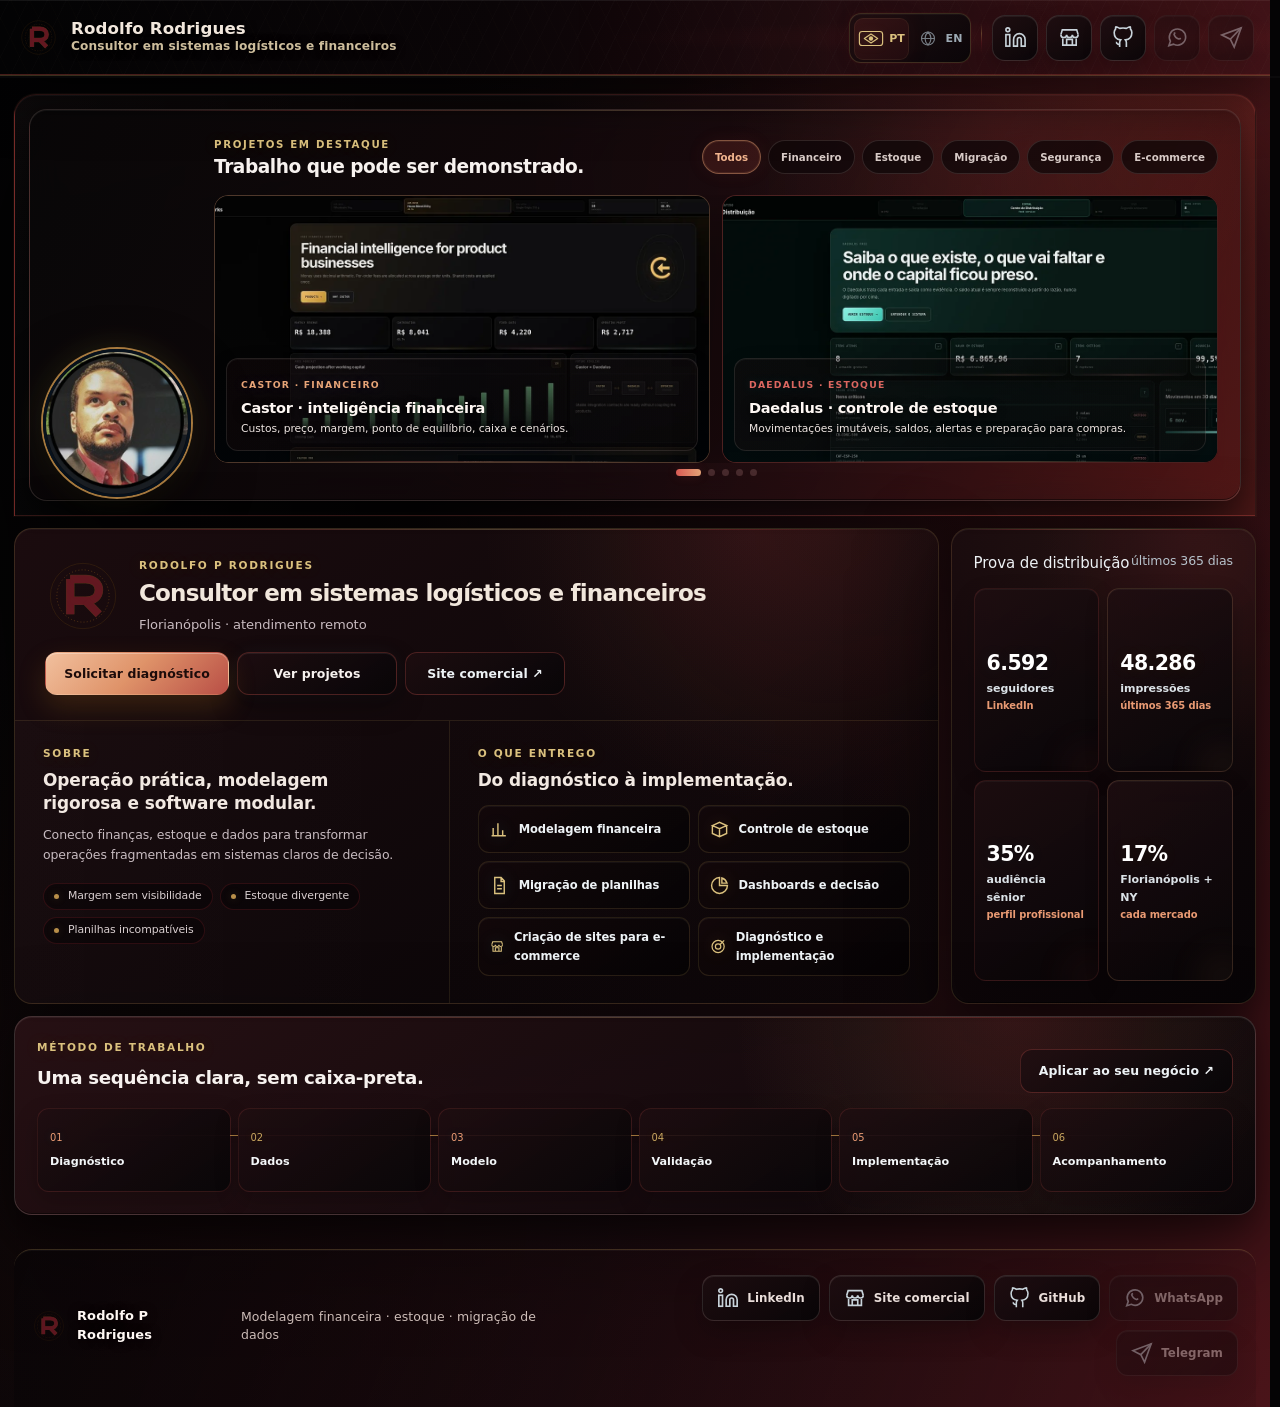
<file: index.html>
<!doctype html>
<html lang="pt-BR">
<head>
  <meta charset="utf-8">
  <meta name="viewport" content="width=device-width,initial-scale=1,viewport-fit=cover">
  <meta name="description" content="Portfólio responsivo de Rodolfo P Rodrigues: modelagem financeira, controle de estoque, migração de planilhas e sistemas de decisão.">
  <meta name="theme-color" content="#4a1419">
  <meta name="version" content="0.7.8">
  <title>Rodolfo P Rodrigues · Portfólio</title>
  <meta property="og:title" content="Rodolfo P Rodrigues · Portfólio">
  <meta property="og:description" content="Modelagem financeira, controle de estoque, migração de dados e sistemas de decisão para pequenos negócios.">
  <meta property="og:type" content="website">
  <meta name="twitter:card" content="summary_large_image">
  <link rel="icon" href="assets/favicon.svg?v=078" type="image/svg+xml">
  <link rel="icon" href="assets/favicon.ico" sizes="any">
  <link rel="icon" href="assets/favicon-16.png" sizes="16x16" type="image/png">
  <link rel="icon" href="assets/favicon-32.png" sizes="32x32" type="image/png">
  <link rel="icon" href="assets/favicon-48.png" sizes="48x48" type="image/png">
  <link rel="icon" href="assets/favicon-64.png" sizes="64x64" type="image/png">
  <link rel="apple-touch-icon" href="assets/apple-touch-icon.png" sizes="180x180">
  <link rel="manifest" href="manifest.webmanifest">
  <link rel="stylesheet" href="styles.css">
  <link rel="stylesheet" href="theme-red.css">
</head>
<body>
  <header class="topbar">
    <div class="topbar-inner">
      <a class="brand-identity" href="#inicio" aria-label="Voltar ao início">
        <img class="brand-module-mark" src="assets/rodolfo-module-mark.svg" width="42" height="42" alt="" aria-hidden="true" fetchpriority="high" decoding="async">
        <span class="brand-copy">
          <strong>Rodolfo Rodrigues</strong>
          <small data-copy="role">Consultor em sistemas logísticos e financeiros</small>
        </span>
      </a>

      <div class="header-utilities" aria-label="Idioma e canais de contato">
        <div id="languageToggle" class="language-switch language-switch-header" role="group" aria-label="Idioma">
          <button type="button" data-lang="pt" aria-pressed="true" aria-label="Português do Brasil">
            <svg class="flag-glyph flag-glyph-br" viewBox="0 0 28 18" aria-hidden="true">
              <rect x="1.5" y="1.5" width="25" height="15" rx="3"></rect>
              <path d="M14 4.2 21.2 9 14 13.8 6.8 9Z"></path>
              <circle cx="14" cy="9" r="2.35"></circle>
            </svg>
            <span>PT</span>
          </button>
          <button type="button" data-lang="en" aria-pressed="false" aria-label="English, international">
            <svg class="flag-glyph globe-glyph" viewBox="0 0 28 18" aria-hidden="true">
              <circle cx="14" cy="9" r="7"></circle>
              <path d="M7 9h14M14 2c2.1 2 3.2 4.3 3.2 7S16.1 14 14 16M14 2c-2.1 2-3.2 4.3-3.2 7S11.9 14 14 16"></path>
            </svg>
            <span>EN</span>
          </button>
        </div>
        <span class="header-utility-divider" aria-hidden="true"></span>
        <div id="headerContacts" class="header-contact-row" aria-label="Canais de contato"></div>
      </div>
    </div>
  </header>


  <div class="scroll-progress" aria-hidden="true"><span id="scrollProgress"></span></div>
  <div id="siteToast" class="site-toast" role="status" aria-live="polite"></div>

  <main id="inicio">
    <!-- DESKTOP COMMAND CENTER -->
    <section class="layout desktop-command" aria-label="Portfólio desktop">
      <article class="hero-board">
        <section class="panel projects-panel hero-projects-panel" id="projetos">
          <header class="panel-heading project-deck-heading">
            <div>
              <p class="overline" data-i18n="featuredProjects">Projetos em destaque</p>
              <h3>Trabalho que pode ser demonstrado.</h3>
            </div>
            <div id="desktopProjectFilters" class="filter-group"></div>
          </header>
          <div class="classic-deck-shell">
            <button id="projectPrev" class="classic-deck-arrow classic-deck-prev" type="button" data-i18n-aria="previousProjects" aria-label="Projetos anteriores">‹</button>
            <div class="project-deck-viewport">
              <div id="desktopProjects" class="project-deck classic-project-deck" aria-live="polite"></div>
            </div>
            <button id="projectNext" class="classic-deck-arrow classic-deck-next" type="button" data-i18n-aria="nextProjects" aria-label="Próximos projetos">›</button>
          </div>
          <div id="projectDeckDots" class="classic-deck-dots" aria-label="Selecionar projeto"></div>
        </section>
        <img class="portrait portrait-desktop" src="assets/portrait.webp" loading="lazy" decoding="async" alt="Retrato de Rodolfo P Rodrigues">
      </article>

      <section class="identity-grid identity-grid-unified" id="visao">
        <article class="panel consulting-dossier" id="servicos">
          <header class="dossier-head">
            <div class="dossier-identity">
              <img class="identity-module-mark dossier-module-mark" src="assets/rodolfo-module-mark.svg" width="76" height="76" alt="" aria-hidden="true" decoding="async">
              <div class="dossier-identity-copy">
                <p class="overline">Rodolfo P Rodrigues</p>
                <h2 data-copy="role">Consultor em sistemas financeiros e operacionais</h2>
                <p data-copy="location">Florianópolis · atendimento remoto</p>
              </div>
            </div>
            <div class="profile-actions dossier-actions">
              <a class="cta" href="https://example.com/diagnostico" target="_blank" rel="noreferrer" data-i18n="diagnosis">Solicitar diagnóstico</a>
              <button class="button-secondary" data-scroll="#projetos" type="button" data-i18n="viewProjects">Ver projetos</button>
              <a class="button-ghost" href="https://example.com" target="_blank" rel="noreferrer" data-i18n="commercialSite">Site comercial ↗</a>
            </div>
          </header>

          <div class="dossier-body">
            <section class="dossier-about" aria-labelledby="dossier-about-title">
              <p class="overline" data-i18n="about">Sobre</p>
              <h3 id="dossier-about-title">Operação prática, modelagem rigorosa e software modular.</h3>
              <p>Conecto finanças, estoque e dados para transformar operações fragmentadas em sistemas claros de decisão.</p>
              <ul class="dossier-pains">
                <li>Margem sem visibilidade</li>
                <li>Estoque divergente</li>
                <li>Planilhas incompatíveis</li>
              </ul>
            </section>

            <section class="dossier-deliver" aria-labelledby="dossier-deliver-title">
              <p class="overline" data-i18n="deliver">O que entrego</p>
              <h3 id="dossier-deliver-title">Do diagnóstico à implementação.</h3>
              <div id="desktopDeliverables" class="deliver-list dossier-deliver-list"></div>
            </section>
          </div>
        </article>

        <aside class="metrics-panel panel metrics-panel-unified">
          <header><span data-i18n="distributionProof">Prova de distribuição</span><small data-i18n="last365">últimos 365 dias</small></header>
          <div class="metrics-grid" id="desktopMetrics"></div>
        </aside>
      </section>

      <section class="method-board panel" id="metodo">
        <header class="panel-heading">
          <div><p class="overline" data-i18n="workMethod">Método de trabalho</p><h3>Uma sequência clara, sem caixa-preta.</h3></div>
          <a class="button-ghost" href="https://example.com/diagnostico" target="_blank" rel="noreferrer" data-i18n="applyBusiness">Aplicar ao seu negócio ↗</a>
        </header>
        <div id="desktopMethod" class="method-track"></div>
      </section>
    </section>

    <!-- TABLET CONSOLE -->
    <section class="layout tablet-console" aria-label="Portfólio tablet">
      <article class="tablet-hero">
        <div class="tablet-copy">
          <p class="overline" data-i18n="consultingImplementation">Consultoria + implementação</p>
          <h1>Da planilha à <em>operação confiável.</em></h1>
          <p data-copy="headline">Transformo planilhas dispersas em sistemas confiáveis de margem, estoque e decisão.</p>
          <div class="hero-actions">
            <a class="cta" href="https://example.com/diagnostico" target="_blank" rel="noreferrer" data-i18n="diagnosis">Solicitar diagnóstico</a>
            <button class="button-secondary" data-scroll="#tabletProjects" type="button" data-i18n="viewProjects">Ver projetos</button>
          </div>
        </div>
        <div id="tabletFeaturedProject" class="tablet-featured-slot" aria-label="Projeto em destaque"></div>
        <img class="portrait portrait-tablet" src="assets/portrait.webp" loading="lazy" decoding="async" alt="Retrato de Rodolfo P Rodrigues">
      </article>

      <section class="tablet-identity panel">
        <div class="tablet-identity-lockup">
          <img class="identity-module-mark tablet-module-mark" src="assets/rodolfo-module-mark.svg" width="54" height="54" alt="" aria-hidden="true" decoding="async">
          <div><p class="overline">Rodolfo P Rodrigues</p><h2 data-copy="role">Consultor em sistemas financeiros e operacionais</h2></div>
        </div>
        <div class="tablet-action-stack">
          <a class="button-ghost" href="https://example.com" target="_blank" rel="noreferrer" data-i18n="commercialSite">Site comercial ↗</a>
        </div>
      </section>

      <section class="metrics-band panel" id="tabletMetrics"></section>

      <section class="tablet-tabs panel">
        <div class="tab-list" role="tablist" aria-label="Conteúdo do portfólio">
          <button role="tab" aria-selected="true" data-tab="overview" data-i18n="navOverview">Visão</button>
          <button role="tab" aria-selected="false" data-tab="services" data-i18n="navServices">Serviços</button>
          <button role="tab" aria-selected="false" data-tab="method" data-i18n="navMethod">Método</button>
        </div>
        <div class="tablet-tab-panel" data-panel="overview">
          <div class="tablet-about"><h3>O problema que resolvo</h3><p>Organizo custos, estoque e dados para que a operação possa ser medida, compreendida e melhorada.</p></div>
          <div class="tablet-deliver" id="tabletDeliverables"></div>
        </div>
        <div class="tablet-tab-panel" data-panel="services" hidden>
          <div class="tablet-service-grid" id="tabletServices"></div>
        </div>
        <div class="tablet-tab-panel" data-panel="method" hidden>
          <div class="tablet-method-grid" id="tabletMethod"></div>
        </div>
      </section>

      <section class="panel tablet-projects" id="tabletProjects">
        <header class="panel-heading"><div><p class="overline">Projetos</p><h3>Casos e demonstrações</h3></div></header>
        <div id="tabletProjectStrip" class="horizontal-scroll"></div>
      </section>

      <section class="tablet-bottom-grid">
        <article class="panel"><p class="overline" data-i18n="experience">Experiência</p><div id="tabletExperience"></div></article>
        <article class="panel commercial-bridge"><p class="overline">Próximo passo</p><h3>Leve o diagnóstico para o site comercial.</h3><a class="cta" href="https://example.com/diagnostico" data-i18n="diagnosis">Solicitar diagnóstico</a></article>
      </section>
    </section>

    <!-- MOBILE PROJECT-FIRST DOSSIER -->
    <section class="layout mobile-dossier" aria-label="Portfólio mobile">
      <section class="mobile-projects-hero" aria-label="Projetos em destaque">
        <header class="mobile-projects-heading">
          <p class="overline" data-i18n="featuredProjects">Projetos em destaque</p>
          <h1>Trabalho que pode ser demonstrado.</h1>
        </header>
        <div id="mobileFeaturedProject" class="mobile-featured-slot" aria-label="Projeto em destaque"></div>
      </section>

      <section class="mobile-metrics" id="mobileMetrics"></section>

      <nav class="mobile-tabbar" aria-label="Seções">
        <button aria-selected="true" data-mobile-tab="overview" data-i18n="navOverview">Visão</button>
        <button aria-selected="false" data-mobile-tab="projects" data-i18n="navProjects">Projetos</button>
        <button aria-selected="false" data-mobile-tab="services" data-i18n="navServices">Serviços</button>
      </nav>

      <section class="mobile-panel" data-mobile-panel="overview">
        <article class="panel compact-panel mobile-profile-card">
          <div class="mobile-profile-lockup">
            <img class="identity-module-mark mobile-module-mark" src="assets/rodolfo-module-mark.svg" width="50" height="50" alt="" aria-hidden="true" decoding="async">
            <div>
              <p class="overline">Rodolfo Rodrigues</p>
              <h2 data-copy="role">Consultor em sistemas logísticos e financeiros</h2>
            </div>
          </div>
          <p data-copy="headline">Transformo planilhas dispersas em sistemas confiáveis de margem, estoque e decisão.</p>
        </article>
        <article class="panel compact-panel">
          <p class="overline" data-i18n="whatISolve">O que resolvo</p>
          <h2 data-i18n="clearNumbers">Números claros. Estoque sob controle. Decisões com segurança.</h2>
          <ul><li>Margem e preço</li><li>Movimentações e reposição</li><li>Planilhas e cadastros</li><li>Dashboards e implementação</li></ul>
        </article>
        <article class="panel compact-panel">
          <p class="overline" data-i18n="experience">Experiência</p>
          <div id="mobileExperience"></div>
        </article>
      </section>

      <section class="mobile-panel" data-mobile-panel="projects" hidden id="mobileProjects">
        <div id="mobileProjectStrip" class="mobile-project-list"></div>
      </section>

      <section class="mobile-panel" data-mobile-panel="services" hidden>
        <div id="mobileServices" class="mobile-service-list"></div>
      </section>

      <section class="panel mobile-method">
        <p class="overline" data-i18n="method">Método</p>
        <div id="mobileMethod"></div>
      </section>
    </section>
  </main>

  <footer>
    <div class="footer-brand-lockup">
      <img class="footer-module-mark" src="assets/rodolfo-module-mark.svg" width="34" height="34" alt="" aria-hidden="true" loading="lazy" decoding="async">
      <div><strong>Rodolfo P Rodrigues</strong><span data-i18n="footerFocus">Modelagem financeira · estoque · migração de dados</span></div>
    </div>
    <div id="footerContacts" class="footer-contacts" aria-label="Canais de contato"></div>
  </footer>

  <dialog id="projectModal" class="project-modal">
    <button id="modalClose" class="modal-close" aria-label="Fechar">×</button>
    <img id="modalImage" alt="">
    <div><p id="modalTag" class="overline"></p><h2 id="modalTitle"></h2><p id="modalDetail"></p><a id="modalLink" class="cta" target="_blank" rel="noreferrer" data-i18n="knowSolution">Conhecer a solução ↗</a></div>
  </dialog>

  <a class="mobile-sticky-cta" href="https://example.com/diagnostico" aria-label="Solicitar diagnóstico" title="Solicitar diagnóstico">
    <svg viewBox="0 0 24 24" fill="none" stroke="currentColor" stroke-width="1.9" aria-hidden="true"><circle cx="12" cy="12" r="8"/><circle cx="12" cy="12" r="3"/><path d="m15 9 6-6"/></svg>
  </a>

  <script src="content.js"></script>
  <script src="app.js"></script>
</body>
</html>
</file>
<file: styles.css>
:root{
  --bg:#06101a;--bg2:#0a1723;--surface:#0c1a27;--surface2:#102333;--surface3:#142b3e;
  --text:#f3f6f7;--muted:#9daab5;--gold:#d9a13e;--gold2:#f4c35a;--teal:#37c6ae;
  --line:rgba(255,255,255,.09);--lineGold:rgba(217,161,62,.34);--shadow:0 24px 70px rgba(0,0,0,.36);
  --radius:18px;--max:1360px;
}
*{box-sizing:border-box}html{scroll-behavior:smooth}body{margin:0;background:
  radial-gradient(circle at 82% -20%,rgba(217,161,62,.14),transparent 33%),
  radial-gradient(circle at 10% 82%,rgba(55,198,174,.08),transparent 32%),var(--bg);
  color:var(--text);font:15px/1.5 Inter,ui-sans-serif,system-ui,-apple-system,BlinkMacSystemFont,"Segoe UI",sans-serif;overflow-x:hidden}
body:before{content:"";position:fixed;inset:0;pointer-events:none;background-image:linear-gradient(rgba(255,255,255,.015) 1px,transparent 1px),linear-gradient(90deg,rgba(255,255,255,.015) 1px,transparent 1px);background-size:46px 46px;mask-image:linear-gradient(to bottom,black,transparent 65%);z-index:-1}
.grain{position:fixed;inset:0;pointer-events:none;opacity:.05;z-index:200;background-image:url("data:image/svg+xml,%3Csvg viewBox='0 0 180 180' xmlns='http://www.w3.org/2000/svg'%3E%3Cfilter id='n'%3E%3CfeTurbulence type='fractalNoise' baseFrequency='.95' numOctaves='2' stitchTiles='stitch'/%3E%3C/filter%3E%3Crect width='100%25' height='100%25' filter='url(%23n)' opacity='.6'/%3E%3C/svg%3E")}
a{color:inherit;text-decoration:none}button{font:inherit;color:inherit}img{display:block;max-width:100%}
button,a{outline-offset:3px}button:focus-visible,a:focus-visible{outline:2px solid var(--gold2)}
.topbar{height:64px;position:sticky;top:0;z-index:100;display:flex;align-items:center;gap:28px;padding:0 max(18px,calc((100vw - var(--max))/2));background:rgba(5,13,21,.9);backdrop-filter:blur(18px);border-bottom:1px solid var(--line)}
.brand{display:flex;align-items:center;gap:10px;min-width:260px}.brand img{width:34px;height:34px;border-radius:50%;object-fit:cover;border:1px solid var(--lineGold)}.brand span{display:grid}.brand strong{font-size:.86rem}.brand small{font-size:.67rem;color:var(--muted)}
.desktop-nav{display:flex;gap:22px;margin-left:auto}.desktop-nav a{font-size:.78rem;color:#c8d0d7}.desktop-nav a:hover{color:var(--gold2)}
.top-actions{display:flex;align-items:center;gap:8px}.icon-button,.menu-toggle{height:36px;border:1px solid var(--line);background:#0a1621;border-radius:10px;padding:0 12px;cursor:pointer}.menu-toggle{display:none;font-size:1.1rem}.cta,.button-secondary,.button-ghost{display:inline-flex;align-items:center;justify-content:center;min-height:44px;padding:0 18px;border-radius:12px;font-weight:800;font-size:.78rem;letter-spacing:.01em;cursor:pointer;border:1px solid transparent}
.cta{background:linear-gradient(135deg,var(--gold2),#c88625);color:#171005;box-shadow:0 12px 30px rgba(217,161,62,.18)}
.cta:hover{filter:brightness(1.08)}.cta-small{min-height:36px;padding:0 14px}.button-secondary{background:#111f2d;border-color:var(--lineGold)}.button-ghost{background:transparent;border-color:var(--line);color:#d4dbe1}
.mobile-menu{display:none;position:fixed;inset:64px 0 auto 0;z-index:99;padding:12px 18px 18px;background:#07111bf2;border-bottom:1px solid var(--line);gap:6px}.mobile-menu[hidden]{display:none!important}.mobile-menu a{padding:12px;border-radius:10px;background:#0c1a27}
.layout{width:min(calc(100% - 28px),var(--max));margin:18px auto 0}.tablet-console,.mobile-dossier{display:none}
.panel{background:linear-gradient(145deg,rgba(15,31,45,.97),rgba(8,19,29,.98));border:1px solid var(--line);border-radius:var(--radius);box-shadow:var(--shadow)}
.overline{margin:0 0 7px;color:var(--gold2);font-size:.66rem;font-weight:900;letter-spacing:.15em;text-transform:uppercase}
.hero-board{position:relative;height:326px;overflow:hidden;border-radius:22px 22px 0 0;border:1px solid var(--line);background:linear-gradient(90deg,#06111c 0 41%,rgba(6,17,28,.82) 55%,rgba(6,17,28,.04) 100%)}
.hero-board:after{content:"";position:absolute;inset:auto 0 0;height:76px;background:linear-gradient(transparent,#07111d)}
.hero-copy{position:absolute;z-index:4;left:190px;top:40px;width:560px}.hero-copy h1{font-size:clamp(2.4rem,4.2vw,4.8rem);line-height:.93;letter-spacing:-.055em;margin:0 0 16px;text-transform:uppercase}.hero-copy h1 em{font-style:normal;color:var(--gold2)}.hero-copy>p:not(.overline){width:480px;color:#d0d8de;margin:0;font-size:1.02rem}.hero-pills{display:flex;gap:8px;margin-top:20px;flex-wrap:wrap}.hero-pill{padding:8px 11px;border-radius:9px;border:1px solid var(--lineGold);background:rgba(7,18,28,.72);font-size:.68rem;color:#e4e8eb}
.hero-art{position:absolute;right:-4px;top:-160px;width:760px;z-index:1;filter:saturate(.94)}.hero-art:before{content:"";position:absolute;inset:0;background:linear-gradient(90deg,#06111c 0%,transparent 36%);z-index:2}.hero-art img{width:100%;height:690px;object-fit:cover;object-position:center}
.portrait{object-fit:cover;border-radius:50%;border:3px solid #07111c;box-shadow:0 0 0 2px var(--gold),0 18px 44px rgba(0,0,0,.45);z-index:8}.portrait-desktop{position:absolute;width:146px;height:146px;left:26px;bottom:-8px}
.identity-grid{display:grid;grid-template-columns:1.9fr 1fr;gap:12px;margin-top:12px}.profile-panel{min-height:150px;padding:25px 28px 24px 190px;display:flex;align-items:center;justify-content:space-between;gap:22px}.profile-panel h2{margin:0;font-size:1.45rem;line-height:1.15}.profile-panel p:last-child{margin:7px 0 0;color:var(--muted)}.profile-actions{display:flex;gap:8px;flex-wrap:wrap;justify-content:flex-end}
.metrics-panel{padding:20px}.metrics-panel header{display:flex;justify-content:space-between;color:#d8dfe4}.metrics-panel header small{color:var(--muted)}.metrics-grid{display:grid;grid-template-columns:1fr 1fr;gap:8px;margin-top:13px}.metric{padding:10px 12px;border-radius:12px;background:#08141f;border:1px solid var(--line)}.metric strong{display:block;font-size:1.2rem}.metric span{font-size:.69rem;color:#d1d8de}.metric small{display:block;color:var(--teal);font-size:.62rem}
.command-grid{display:grid;grid-template-columns:1.1fr 1.05fr .78fr;grid-template-areas:"about deliver cta" "projects projects experience";gap:12px;margin-top:12px}.about-panel{grid-area:about}.deliver-panel{grid-area:deliver}.service-cta{grid-area:cta}.projects-panel{grid-area:projects}.experience-panel{grid-area:experience}.command-grid>.panel{padding:22px}.command-grid h3{margin:0 0 8px;font-size:1.05rem}.command-grid p{color:var(--muted);font-size:.78rem}.about-panel ul{list-style:none;padding:0;margin:14px 0 0;display:grid;gap:6px}.about-panel li{position:relative;padding-left:20px;font-size:.73rem;color:#cbd4da}.about-panel li:before{content:"✓";position:absolute;left:0;color:var(--teal);font-weight:900}
.deliver-list{display:grid;grid-template-columns:1fr 1fr;gap:8px}.deliver-item{display:flex;gap:10px;align-items:center;padding:10px;border-radius:11px;background:#08141f;border:1px solid var(--line);font-size:.72rem}.deliver-item svg{width:20px;color:var(--gold)}
.service-cta{background:linear-gradient(145deg,rgba(217,161,62,.13),rgba(11,24,35,.96));display:flex;flex-direction:column;justify-content:center}.target-mark{font-size:3.4rem;color:var(--gold);line-height:1}.service-cta a{color:var(--gold2);font-weight:800;font-size:.75rem}
.panel-heading{display:flex;align-items:end;justify-content:space-between;gap:16px}.panel-heading h3{margin:0}.filter-group{display:flex;gap:6px}.filter-group button{padding:7px 10px;border-radius:999px;border:1px solid var(--line);background:#08141f;font-size:.64rem;cursor:pointer}.filter-group button.active{border-color:var(--gold);color:var(--gold2)}
.project-strip{display:grid;grid-template-columns:repeat(3,1fr);gap:9px;margin-top:14px}.project-card{min-width:0;border:1px solid var(--line);border-radius:13px;overflow:hidden;background:#08141f;cursor:pointer;transition:.2s}.project-card:hover{transform:translateY(-3px);border-color:var(--lineGold)}.project-card img{width:100%;height:118px;object-fit:cover;object-position:top}.project-copy{padding:11px}.project-copy span{color:var(--gold2);font-size:.58rem;text-transform:uppercase;letter-spacing:.13em}.project-copy h4{font-size:.78rem;margin:4px 0}.project-copy p{margin:0;color:var(--muted);font-size:.66rem}
.experience-entry{display:grid;grid-template-columns:34px 1fr;gap:9px;padding:10px 0;border-bottom:1px solid var(--line)}.experience-entry:last-child{border-bottom:0}.experience-icon{width:34px;height:34px;display:grid;place-items:center;border-radius:9px;background:#152b3e;color:var(--gold)}.experience-entry strong{display:block;font-size:.72rem}.experience-entry span{display:block;color:var(--muted);font-size:.65rem}.experience-panel hr{border:0;border-top:1px solid var(--line);margin:14px 0}.mini-method{display:grid;grid-template-columns:1fr 1fr;gap:5px;padding:0;margin:0 0 12px;list-style-position:inside}.mini-method li{font-size:.65rem;color:#cbd4da}.experience-panel>a{font-size:.68rem;color:var(--gold2)}
.method-board{margin:12px 0 34px;padding:22px}.method-track{display:grid;grid-template-columns:repeat(6,1fr);gap:7px;margin-top:15px}.method-step{position:relative;text-align:left;padding:15px 12px;border:1px solid var(--line);border-radius:12px;background:#08141f;cursor:pointer}.method-step:after{content:"";position:absolute;top:26px;right:-8px;width:8px;height:1px;background:var(--gold)}.method-step:last-child:after{display:none}.method-step span{color:var(--gold);font-size:.62rem}.method-step strong{display:block;font-size:.7rem;margin:5px 0}.method-step p{margin:0;color:var(--muted);font-size:.62rem;max-height:0;opacity:0;overflow:hidden;transition:.22s}.method-step.open{border-color:var(--lineGold)}.method-step.open p{max-height:90px;opacity:1;margin-top:7px}
footer{width:min(calc(100% - 28px),var(--max));margin:0 auto;padding:22px 0 35px;border-top:1px solid var(--line);display:flex;justify-content:space-between;color:var(--muted);font-size:.7rem}footer div{display:flex;gap:14px;align-items:center}footer span{display:block}
.project-modal{width:min(900px,calc(100% - 26px));border:1px solid var(--lineGold);border-radius:22px;background:#07121d;color:var(--text);padding:0;box-shadow:0 40px 120px rgba(0,0,0,.65)}.project-modal::backdrop{background:rgba(0,0,0,.78);backdrop-filter:blur(8px)}.project-modal[open]{display:grid;grid-template-columns:1.25fr .75fr}.project-modal>img{width:100%;height:100%;min-height:430px;object-fit:cover;object-position:top}.project-modal>div{padding:34px}.project-modal h2{font-size:1.7rem;line-height:1.1}.project-modal p:not(.overline){color:var(--muted)}.modal-close{position:absolute;right:12px;top:12px;width:38px;height:38px;border-radius:50%;border:1px solid var(--line);background:#07111c;color:white;font-size:1.4rem;cursor:pointer}
.mobile-sticky-cta{display:none}

@media(max-width:1199px){
  .mobile-menu:not([hidden]){display:grid}
  .desktop-command{display:none}.tablet-console{display:block;width:min(calc(100% - 28px),980px)}
  .desktop-nav,.desktop-only{display:none}.menu-toggle{display:inline-flex;align-items:center}.brand{min-width:0}.topbar{padding-inline:14px}.top-actions{margin-left:auto}
  .tablet-hero{position:relative;height:350px;border-radius:22px 22px 0 0;overflow:hidden;border:1px solid var(--line);background:linear-gradient(90deg,#06111c 0 48%,rgba(6,17,28,.25))}
  .tablet-copy{position:absolute;z-index:4;left:45px;top:45px;width:52%}.tablet-copy h1{font-size:clamp(2.7rem,7vw,4.8rem);line-height:.95;letter-spacing:-.05em;margin:0 0 14px}.tablet-copy h1 em{display:block;font-style:normal;color:var(--gold2)}.tablet-copy>p:not(.overline){color:#d0d8de}.hero-actions{display:flex;gap:8px;margin-top:18px}
  .tablet-art{position:absolute;right:-90px;top:-60px;width:590px;height:500px;object-fit:cover}.tablet-hero:after{content:"";position:absolute;inset:0;background:linear-gradient(90deg,rgba(6,17,28,.98) 0 42%,transparent 72%)}
  .portrait-tablet{position:absolute;width:120px;height:120px;left:28px;bottom:-5px}
  .tablet-identity{margin-top:10px;padding:22px 24px 22px 165px;display:flex;justify-content:space-between;align-items:center}.tablet-identity h2{margin:0;font-size:1.25rem}
  .metrics-band{margin-top:10px;padding:10px;display:grid;grid-template-columns:repeat(4,1fr);gap:8px}.metrics-band .metric{text-align:center}
  .tablet-tabs{margin-top:10px;padding:14px}.tab-list{display:flex;gap:7px;border-bottom:1px solid var(--line);padding-bottom:10px}.tab-list button{border:0;background:transparent;color:var(--muted);padding:8px 12px;cursor:pointer}.tab-list button[aria-selected=true]{color:var(--gold2);background:#0b1b28;border-radius:9px}.tablet-tab-panel{padding:18px 5px 5px}.tablet-tab-panel[data-panel=overview]{display:grid;grid-template-columns:.8fr 1.2fr;gap:14px}.tablet-about,.tablet-deliver{padding:18px;border-radius:14px;background:#08141f;border:1px solid var(--line)}.tablet-deliver{display:grid;grid-template-columns:1fr 1fr;gap:7px}.tablet-service-grid{display:grid;grid-template-columns:1fr 1fr;gap:8px}.tablet-method-grid{display:grid;grid-template-columns:repeat(3,1fr);gap:8px}
  .tablet-projects{margin-top:10px;padding:20px}.horizontal-scroll{display:flex;gap:10px;overflow:auto;scroll-snap-type:x mandatory;padding-bottom:5px}.horizontal-scroll .project-card{flex:0 0 52%;scroll-snap-align:start}
  .tablet-bottom-grid{display:grid;grid-template-columns:1fr 1fr;gap:10px;margin:10px 0 30px}.tablet-bottom-grid>.panel{padding:22px}.commercial-bridge{background:linear-gradient(145deg,rgba(217,161,62,.12),rgba(11,24,35,.96))}
  .method-card{padding:14px;border-radius:12px;background:#08141f;border:1px solid var(--line)}.method-card span{color:var(--gold);font-size:.62rem}.method-card strong{display:block;font-size:.75rem;margin:5px 0}.method-card p{margin:0;color:var(--muted);font-size:.65rem}
}
@media(max-width:767px){
  body{padding-bottom:70px}.tablet-console{display:none}.mobile-dossier{display:block;width:100%;margin-top:0}.topbar{height:58px}.brand strong{font-size:.75rem}.brand small{display:none}.cta-small{display:none}.icon-button{height:34px}.menu-toggle{height:34px}
  .mobile-hero{position:relative;height:230px;overflow:hidden;background:#07111c}.mobile-hero-art{position:absolute;right:-80px;top:-90px;width:570px;height:440px;object-fit:cover}.mobile-hero-shade{position:absolute;inset:0;background:linear-gradient(180deg,rgba(6,17,28,.06),rgba(6,17,28,.88)),linear-gradient(90deg,rgba(6,17,28,.82),transparent)}.portrait-mobile{position:absolute;width:96px;height:96px;left:18px;bottom:-2px}
  .mobile-identity{padding:18px 16px 14px}.mobile-identity h1{font-size:1.55rem;line-height:1.08;margin:0 0 10px}.mobile-identity>p:not(.overline){color:var(--muted);margin:0}.mobile-actions{display:grid;grid-template-columns:1fr 1fr;gap:8px;margin-top:16px}
  .mobile-metrics{padding:0 12px 12px;display:grid;grid-template-columns:1fr 1fr;gap:8px}.mobile-metrics .metric{padding:12px}
  .mobile-tabbar{position:sticky;top:58px;z-index:70;display:grid;grid-template-columns:repeat(3,1fr);gap:6px;padding:9px 12px;background:#06101af2;border-block:1px solid var(--line);backdrop-filter:blur(14px)}.mobile-tabbar button{border:1px solid var(--line);border-radius:10px;background:#0a1723;padding:10px 5px;font-size:.72rem;cursor:pointer}.mobile-tabbar button[aria-selected=true]{border-color:var(--gold);color:var(--gold2)}
  .mobile-panel{padding:10px 12px}.compact-panel{padding:18px;margin-bottom:9px}.compact-panel h2{font-size:1.15rem;line-height:1.18}.compact-panel ul{padding-left:18px;color:#cbd4da}.mobile-service-list{display:grid;gap:8px}.mobile-service-card{padding:15px;border-radius:14px;background:#0b1925;border:1px solid var(--line)}.mobile-service-card header{display:flex;gap:10px;align-items:center}.mobile-service-card svg{width:23px;color:var(--gold)}.mobile-service-card h3{font-size:.9rem;margin:0}.mobile-service-card p{font-size:.72rem;color:var(--muted)}.mobile-service-card a{font-size:.7rem;color:var(--gold2)}
  .mobile-project-list{display:grid;gap:10px}.mobile-project-list .project-card img{height:180px}
  .mobile-method{margin:10px 12px 22px;padding:18px}.mobile-method-entry{border-bottom:1px solid var(--line)}.mobile-method-entry button{width:100%;display:flex;align-items:center;justify-content:space-between;padding:13px 0;border:0;background:transparent;text-align:left}.mobile-method-entry button span{color:var(--gold);font-size:.64rem}.mobile-method-entry p{display:none;color:var(--muted);font-size:.72rem;margin:0 0 13px}.mobile-method-entry.open p{display:block}
  footer{display:grid;gap:12px;padding-inline:14px}.mobile-sticky-cta{display:flex;position:fixed;z-index:120;left:12px;right:12px;bottom:calc(10px + env(safe-area-inset-bottom));height:48px;align-items:center;justify-content:center;border-radius:13px;background:linear-gradient(135deg,var(--gold2),#c88625);color:#171005;font-weight:900;box-shadow:0 16px 40px rgba(0,0,0,.48)}
  .project-modal[open]{display:block}.project-modal>img{height:230px;min-height:0}.project-modal>div{padding:22px}
}
@media(max-width:420px){.brand span{display:none}.mobile-actions{grid-template-columns:1fr}.mobile-hero{height:210px}.mobile-hero-art{right:-115px}}
@media(prefers-reduced-motion:reduce){*{scroll-behavior:auto!important;transition:none!important;animation:none!important}}


/* ==========================================================
   v0.3.0 Visual System Upgrade
   Typography, contrast, glass, depth and motion
   ========================================================== */
:root{
  --font-body:"Manrope",ui-sans-serif,system-ui,-apple-system,BlinkMacSystemFont,"Segoe UI",sans-serif;
  --font-display:"Inter Tight","Manrope",ui-sans-serif,system-ui,sans-serif;
  --bg:#030b13;
  --bg2:#07131f;
  --surface:rgba(11,27,41,.78);
  --surface2:rgba(15,36,53,.78);
  --surface3:rgba(20,47,68,.82);
  --text:#f7fafc;
  --muted:#b9c4ce;
  --muted-strong:#d6dee5;
  --gold:#dda845;
  --gold2:#ffd16c;
  --teal:#45d5ba;
  --line:rgba(214,229,240,.13);
  --lineStrong:rgba(225,236,244,.22);
  --lineGold:rgba(238,179,73,.46);
  --glass:linear-gradient(145deg,rgba(18,41,59,.82),rgba(6,18,29,.72));
  --shadow:0 24px 70px rgba(0,0,0,.46),0 3px 16px rgba(0,0,0,.26);
  --shadow-soft:0 16px 44px rgba(0,0,0,.34);
  --shadow-hover:0 28px 80px rgba(0,0,0,.52),0 0 0 1px rgba(236,181,77,.16);
  --radius:18px;
  --ease:cubic-bezier(.2,.78,.22,1);
}
html{color-scheme:dark}
body{
  font-family:var(--font-body);
  font-size:15px;
  line-height:1.62;
  letter-spacing:-.006em;
  background:
    radial-gradient(ellipse at 80% -12%,rgba(217,161,62,.20),transparent 34%),
    radial-gradient(ellipse at 8% 70%,rgba(38,133,156,.13),transparent 35%),
    linear-gradient(180deg,#030a12 0%,#06121d 48%,#030a12 100%);
}
body:after{
  content:"";position:fixed;z-index:-2;inset:-20%;pointer-events:none;
  background:conic-gradient(from 160deg at 70% 18%,transparent 0 20%,rgba(221,168,69,.055) 25%,transparent 31% 100%);
  filter:blur(36px);animation:ambient-drift 18s ease-in-out infinite alternate;
}
@keyframes ambient-drift{to{transform:translate3d(-2.5%,2%,0) rotate(2deg)}}

h1,h2,h3,h4,.brand strong,.overline,.metric strong,.cta,.button-secondary,.button-ghost{
  font-family:var(--font-display);
}
h1,h2,h3,h4{color:var(--text);text-wrap:balance}
p,li{max-width:72ch}
.overline{color:var(--gold2);font-weight:800;letter-spacing:.16em;text-shadow:0 1px 18px rgba(244,195,90,.16)}

.topbar{
  background:linear-gradient(180deg,rgba(7,17,27,.92),rgba(5,14,23,.78));
  border-bottom:1px solid var(--lineStrong);
  box-shadow:0 12px 36px rgba(0,0,0,.24);
  backdrop-filter:blur(22px) saturate(135%);
  -webkit-backdrop-filter:blur(22px) saturate(135%);
  transition:height .3s var(--ease),background .3s var(--ease),box-shadow .3s var(--ease);
}
.topbar.scrolled{background:rgba(4,12,20,.94);box-shadow:0 16px 44px rgba(0,0,0,.42)}
.brand strong{font-weight:750;letter-spacing:.005em}.brand small{color:#aebbc5;font-weight:500}
.desktop-nav a{position:relative;color:#d2d9df;font-weight:600;transition:color .22s var(--ease),transform .22s var(--ease)}
.desktop-nav a:after{content:"";position:absolute;left:50%;right:50%;bottom:-8px;height:2px;background:linear-gradient(90deg,var(--gold),var(--gold2));border-radius:2px;transition:left .25s var(--ease),right .25s var(--ease)}
.desktop-nav a:hover{color:#fff;transform:translateY(-1px)}.desktop-nav a:hover:after{left:0;right:0}
.icon-button,.menu-toggle{background:rgba(11,26,39,.72);border-color:var(--lineStrong);box-shadow:inset 0 1px 0 rgba(255,255,255,.05);transition:.22s var(--ease)}
.icon-button:hover,.menu-toggle:hover{border-color:var(--lineGold);background:rgba(20,42,58,.9);transform:translateY(-1px)}

.panel,
.hero-board,
.tablet-hero,
.tablet-tabs,
.mobile-identity,
.mobile-metrics .metric,
.mobile-tabbar,
.project-modal{
  isolation:isolate;
}
.panel{
  position:relative;
  background:var(--glass);
  border:1px solid var(--lineStrong);
  box-shadow:var(--shadow),inset 0 1px 0 rgba(255,255,255,.055),inset 0 -1px 0 rgba(0,0,0,.28);
  backdrop-filter:blur(18px) saturate(125%);
  -webkit-backdrop-filter:blur(18px) saturate(125%);
  transition:transform .36s var(--ease),border-color .36s var(--ease),box-shadow .36s var(--ease),background .36s var(--ease);
  overflow:hidden;
}
.panel:before{
  content:"";position:absolute;z-index:-1;inset:0;pointer-events:none;
  background:radial-gradient(450px circle at var(--mx,80%) var(--my,0%),rgba(255,255,255,.07),transparent 38%);
  opacity:.78;
}
.panel:after{
  content:"";position:absolute;z-index:-1;left:0;right:0;top:0;height:1px;
  background:linear-gradient(90deg,transparent,rgba(255,255,255,.20),transparent);
}
.panel:hover{border-color:rgba(238,179,73,.33);box-shadow:var(--shadow-hover);transform:translateY(-2px)}

.hero-board{
  border-color:var(--lineStrong);
  box-shadow:0 34px 100px rgba(0,0,0,.56),inset 0 1px 0 rgba(255,255,255,.06);
  background:linear-gradient(90deg,rgba(3,12,20,.98) 0 39%,rgba(5,15,24,.86) 52%,rgba(6,17,28,.04) 100%);
}
.hero-board:before{content:"";position:absolute;z-index:3;inset:0;pointer-events:none;background:linear-gradient(90deg,rgba(255,255,255,.028),transparent 33%),linear-gradient(180deg,rgba(255,255,255,.02),transparent 40%)}
.hero-copy h1{font-family:var(--font-display);font-weight:800;letter-spacing:-.06em;text-shadow:0 4px 30px rgba(0,0,0,.38)}
.hero-copy>p:not(.overline){color:#e0e7ec;font-weight:500;line-height:1.7;text-shadow:0 2px 16px rgba(0,0,0,.5)}
.hero-pill{background:rgba(8,23,35,.72);border-color:rgba(238,179,73,.38);color:#f1f4f6;font-weight:650;box-shadow:inset 0 1px 0 rgba(255,255,255,.04);backdrop-filter:blur(10px);transition:.25s var(--ease)}
.hero-pill:hover{background:rgba(28,49,63,.88);border-color:var(--gold);transform:translateY(-2px)}
.hero-art{filter:saturate(1.02) contrast(1.04);transition:transform 1.1s var(--ease),filter .5s var(--ease)}
.hero-board:hover .hero-art{transform:translate3d(-8px,0,0) scale(1.012);filter:saturate(1.08) contrast(1.07)}
.portrait{border-color:#07111c;box-shadow:0 0 0 2px var(--gold),0 22px 55px rgba(0,0,0,.56),0 0 34px rgba(217,161,62,.13)}

.profile-panel h2{font-size:1.62rem;font-weight:750;line-height:1.1;letter-spacing:-.025em}.profile-panel p:last-child{color:#c0cad2}
.metrics-panel header,.panel-heading{color:#eef2f5}.metrics-panel header small{color:#b7c2cb}
.metric{background:linear-gradient(145deg,rgba(5,17,27,.84),rgba(10,30,43,.72));border-color:var(--lineStrong);box-shadow:inset 0 1px 0 rgba(255,255,255,.04),0 8px 22px rgba(0,0,0,.18);transition:.28s var(--ease)}
.metric:hover{transform:translateY(-2px);border-color:rgba(69,213,186,.32)}
.metric strong{font-size:1.28rem;font-weight:800;color:#fff;letter-spacing:-.03em}.metric span{color:#dbe2e7;font-weight:600}.metric small{color:#5ce0c5;font-weight:650}
.command-grid p,.project-copy p,.method-step p,.experience-entry span{color:#b7c3cc}
.command-grid h3,.panel-heading h3{font-size:1.14rem;font-weight:730;letter-spacing:-.018em}
.about-panel li{color:#d7dfe4}.deliver-item{background:rgba(5,18,29,.72);border-color:var(--lineStrong);color:#eef3f6;font-weight:610;transition:.24s var(--ease)}.deliver-item:hover{transform:translateX(3px);background:rgba(15,37,52,.86);border-color:var(--lineGold)}
.service-cta{background:linear-gradient(145deg,rgba(217,161,62,.17),rgba(9,24,36,.78));}.service-cta p{color:#d2dbe1}.target-mark{text-shadow:0 0 38px rgba(217,161,62,.32)}
.filter-group button{background:rgba(5,17,27,.76);border-color:var(--lineStrong);color:#c8d2da;font-weight:650;transition:.22s var(--ease)}.filter-group button:hover{border-color:var(--lineGold);color:#fff;transform:translateY(-1px)}.filter-group button.active{background:rgba(217,161,62,.16);box-shadow:0 0 0 1px rgba(217,161,62,.16) inset}
.project-card{background:linear-gradient(145deg,rgba(8,24,36,.94),rgba(4,15,25,.92));border-color:var(--lineStrong);box-shadow:0 12px 32px rgba(0,0,0,.24);transition:transform .38s var(--ease),border-color .38s var(--ease),box-shadow .38s var(--ease)}
.project-card img{transition:transform .65s var(--ease),filter .45s var(--ease);filter:saturate(.92) contrast(1.02)}
.project-card:hover{transform:translateY(-6px);border-color:rgba(238,179,73,.52);box-shadow:0 24px 55px rgba(0,0,0,.46),0 0 0 1px rgba(238,179,73,.10)}
.project-card:hover img{transform:scale(1.045);filter:saturate(1.08) contrast(1.08)}
.project-copy h4{font-size:.82rem;line-height:1.25}.project-copy p{line-height:1.55}
.experience-entry strong{color:#f1f5f7;font-weight:680}.experience-icon{background:linear-gradient(145deg,#18344a,#0d2232);border:1px solid var(--lineStrong);box-shadow:inset 0 1px 0 rgba(255,255,255,.06)}
.method-step{background:linear-gradient(145deg,rgba(7,22,34,.88),rgba(4,15,24,.9));border-color:var(--lineStrong);box-shadow:0 9px 25px rgba(0,0,0,.2);transition:.28s var(--ease)}.method-step:hover{transform:translateY(-3px);border-color:var(--lineGold)}.method-step strong{color:#f3f6f8;font-weight:690}.method-step.open{background:linear-gradient(145deg,rgba(29,48,60,.88),rgba(7,21,31,.94));box-shadow:0 18px 42px rgba(0,0,0,.32)}

.cta,.button-secondary,.button-ghost{font-weight:760;letter-spacing:.005em;transition:transform .22s var(--ease),box-shadow .22s var(--ease),filter .22s var(--ease),border-color .22s var(--ease),background .22s var(--ease)}
.cta{position:relative;overflow:hidden;background:linear-gradient(135deg,#ffd76f 0%,#e7aa39 52%,#c88020 100%);box-shadow:0 14px 30px rgba(217,161,62,.24),inset 0 1px 0 rgba(255,255,255,.38)}
.cta:after{content:"";position:absolute;top:-40%;bottom:-40%;width:40px;left:-70px;transform:rotate(18deg);background:linear-gradient(90deg,transparent,rgba(255,255,255,.45),transparent);transition:left .65s var(--ease)}.cta:hover:after{left:calc(100% + 40px)}
.cta:hover{transform:translateY(-2px);box-shadow:0 20px 40px rgba(217,161,62,.34),inset 0 1px 0 rgba(255,255,255,.42)}
.button-secondary{background:linear-gradient(145deg,rgba(24,48,66,.92),rgba(8,22,34,.92));border-color:rgba(238,179,73,.38);box-shadow:inset 0 1px 0 rgba(255,255,255,.06),0 10px 24px rgba(0,0,0,.2)}.button-secondary:hover{transform:translateY(-2px);border-color:var(--gold);background:linear-gradient(145deg,rgba(34,59,77,.96),rgba(10,27,41,.96))}
.button-ghost{border-color:var(--lineStrong);color:#edf2f5;background:rgba(7,20,31,.38)}.button-ghost:hover{transform:translateY(-2px);border-color:var(--lineGold);background:rgba(17,38,53,.7)}

/* Motion system */
.js .reveal{opacity:0;transform:translateY(18px) scale(.992);filter:blur(2px);transition:opacity .65s var(--ease),transform .65s var(--ease),filter .65s var(--ease)}
.js .reveal.is-visible{opacity:1;transform:none;filter:none}
.js .reveal[data-delay="1"]{transition-delay:.06s}.js .reveal[data-delay="2"]{transition-delay:.12s}.js .reveal[data-delay="3"]{transition-delay:.18s}.js .reveal[data-delay="4"]{transition-delay:.24s}
.hero-copy>*{animation:hero-enter .72s var(--ease) both}.hero-copy>*:nth-child(2){animation-delay:.05s}.hero-copy>*:nth-child(3){animation-delay:.12s}.hero-copy>*:nth-child(4){animation-delay:.18s}.portrait-desktop{animation:portrait-enter .8s .12s var(--ease) both}
@keyframes hero-enter{from{opacity:0;transform:translateY(18px);filter:blur(4px)}to{opacity:1;transform:none;filter:none}}
@keyframes portrait-enter{from{opacity:0;transform:translateY(18px) scale(.94)}to{opacity:1;transform:none}}

.project-modal{background:linear-gradient(145deg,rgba(11,28,42,.96),rgba(4,14,23,.98));backdrop-filter:blur(20px) saturate(125%);box-shadow:0 50px 150px rgba(0,0,0,.72),inset 0 1px 0 rgba(255,255,255,.07)}
.project-modal[open]{animation:modal-in .35s var(--ease) both}.project-modal::backdrop{animation:backdrop-in .3s ease both}@keyframes modal-in{from{opacity:0;transform:translateY(18px) scale(.985)}to{opacity:1;transform:none}}@keyframes backdrop-in{from{opacity:0}to{opacity:1}}

footer{color:#aebac4}footer strong{color:#f1f4f6}

@media(max-width:1199px){
  .tablet-hero{border-color:var(--lineStrong);box-shadow:var(--shadow);background:linear-gradient(90deg,rgba(3,12,20,.98) 0 48%,rgba(6,17,28,.22));backdrop-filter:blur(16px)}
  .tablet-copy h1{font-family:var(--font-display);font-weight:800;text-shadow:0 4px 28px rgba(0,0,0,.42)}
  .tablet-copy>p:not(.overline){color:#e0e7eb;font-weight:500}
  .tablet-tabs{background:var(--glass);border-color:var(--lineStrong);box-shadow:var(--shadow);backdrop-filter:blur(18px)}
  .tab-list button{font-family:var(--font-display);font-weight:680;color:#bcc7cf;transition:.22s var(--ease)}.tab-list button:hover{color:#fff;background:rgba(255,255,255,.04);border-radius:9px}.tab-list button[aria-selected=true]{color:var(--gold2);box-shadow:inset 0 0 0 1px rgba(217,161,62,.18)}
  .tablet-about,.tablet-deliver,.method-card{background:linear-gradient(145deg,rgba(7,22,34,.88),rgba(4,15,24,.88));border-color:var(--lineStrong)}
}
@media(max-width:767px){
  body{font-size:15px}.mobile-hero{box-shadow:0 26px 60px rgba(0,0,0,.5)}
  .mobile-identity{background:linear-gradient(180deg,rgba(8,23,35,.95),rgba(5,16,26,.84));border-bottom:1px solid var(--lineStrong);backdrop-filter:blur(16px)}
  .mobile-identity h1{font-family:var(--font-display);font-weight:780;letter-spacing:-.025em}.mobile-identity>p:not(.overline){color:#c9d3db;line-height:1.7}
  .mobile-tabbar{background:rgba(4,13,22,.88);border-color:var(--lineStrong);box-shadow:0 12px 30px rgba(0,0,0,.34);backdrop-filter:blur(20px) saturate(125%)}
  .mobile-tabbar button{font-family:var(--font-display);font-weight:700;border-color:var(--lineStrong);color:#c7d0d8;background:linear-gradient(145deg,rgba(14,32,46,.86),rgba(6,18,28,.9));transition:.22s var(--ease)}.mobile-tabbar button[aria-selected=true]{background:rgba(217,161,62,.14);box-shadow:inset 0 0 0 1px rgba(217,161,62,.16)}
  .mobile-service-card{background:var(--glass);border-color:var(--lineStrong);box-shadow:var(--shadow-soft),inset 0 1px 0 rgba(255,255,255,.05);backdrop-filter:blur(16px);transition:.25s var(--ease)}.mobile-service-card:hover{transform:translateY(-2px);border-color:var(--lineGold)}.mobile-service-card p{color:#bdc8d0;line-height:1.65}
  .mobile-sticky-cta{font-family:var(--font-display);box-shadow:0 18px 44px rgba(0,0,0,.58),0 0 0 1px rgba(255,215,111,.18);transition:transform .22s var(--ease)}.mobile-sticky-cta:active{transform:scale(.985)}
}
@media(prefers-reduced-motion:reduce){body:after{animation:none}.hero-copy>*,.portrait-desktop{animation:none}.js .reveal{opacity:1;transform:none;filter:none}.hero-art,.project-card img{transition:none!important}}

/* Tablet hero legibility correction after rendered QA */
@media (min-width:768px) and (max-width:1199px){
  .tablet-hero{height:390px}
  .tablet-copy{left:44px;top:38px;width:50%}
  .tablet-copy h1{font-size:clamp(2.65rem,6.35vw,3.75rem);line-height:.96;margin-bottom:12px}
  .tablet-copy>p:not(.overline){max-width:390px;font-size:.95rem;line-height:1.62;margin:0}
  .tablet-copy .hero-actions{padding-left:100px;margin-top:16px;gap:7px}
  .tablet-copy .hero-actions .cta,.tablet-copy .hero-actions .button-secondary{min-height:42px;padding-inline:15px}
  .portrait-tablet{width:92px;height:92px;left:34px;bottom:13px}
  .tablet-art{right:-78px;top:-42px;width:580px;height:500px}
  .tablet-identity{padding:22px 24px}
}


/* ==========================================================
   v0.4.0 Contrast, Depth & Subtle Neon Layer
   ========================================================== */
:root{
  --cyan:#52e5ff;
  --cyan-soft:rgba(82,229,255,.18);
  --cyan-line:rgba(82,229,255,.34);
  --violet:#9c7cff;
  --gold-neon:#ffd978;
  --gold-glow:rgba(255,199,77,.22);
  --panel-top:rgba(20,48,67,.90);
  --panel-bottom:rgba(4,14,24,.94);
  --shadow-deep:0 34px 90px rgba(0,0,0,.58),0 12px 28px rgba(0,0,0,.34);
  --shadow-neon:0 26px 76px rgba(0,0,0,.56),0 0 0 1px rgba(82,229,255,.08),0 0 34px rgba(82,229,255,.055),0 0 48px rgba(255,199,77,.045);
}
body{
  background:
    radial-gradient(ellipse at 78% -8%,rgba(255,186,54,.23),transparent 31%),
    radial-gradient(ellipse at 7% 58%,rgba(36,192,233,.16),transparent 36%),
    radial-gradient(ellipse at 52% 108%,rgba(132,92,255,.10),transparent 39%),
    linear-gradient(180deg,#02070d 0%,#06131f 47%,#02080f 100%);
}
.grain:before,.grain:after{
  content:"";position:absolute;pointer-events:none;filter:blur(34px);opacity:.24;
}
.grain:before{
  width:48vw;height:12vh;right:-8vw;top:14vh;
  background:linear-gradient(90deg,transparent,rgba(82,229,255,.34),rgba(255,193,64,.22),transparent);
  transform:rotate(-7deg);
}
.grain:after{
  width:38vw;height:10vh;left:-13vw;top:62vh;
  background:linear-gradient(90deg,transparent,rgba(156,124,255,.26),rgba(82,229,255,.20),transparent);
  transform:rotate(9deg);
}
.topbar{
  border-bottom-color:rgba(82,229,255,.14);
  box-shadow:0 18px 55px rgba(0,0,0,.44),0 1px 0 rgba(255,255,255,.055) inset,0 -1px 0 rgba(82,229,255,.08) inset;
}
.topbar.scrolled{box-shadow:0 24px 70px rgba(0,0,0,.58),0 -1px 0 rgba(82,229,255,.14) inset}
.brand img{box-shadow:0 0 0 1px rgba(255,209,108,.42),0 0 20px rgba(255,188,54,.14)}
.desktop-nav a:after{background:linear-gradient(90deg,var(--cyan),var(--gold2));box-shadow:0 0 11px rgba(82,229,255,.34)}
.icon-button:hover,.menu-toggle:hover{
  border-color:var(--cyan-line);
  box-shadow:0 10px 28px rgba(0,0,0,.28),0 0 18px rgba(82,229,255,.08),inset 0 1px 0 rgba(255,255,255,.07);
}
.panel{
  transform-style:preserve-3d;
  background:linear-gradient(145deg,var(--panel-top),var(--panel-bottom));
  border-color:rgba(210,232,244,.24);
  box-shadow:var(--shadow-deep),inset 0 1px 0 rgba(255,255,255,.085),inset 0 -1px 0 rgba(0,0,0,.44);
  will-change:transform;
}
.panel:before{
  background:radial-gradient(480px circle at var(--mx,80%) var(--my,0%),rgba(82,229,255,.105),rgba(255,199,77,.045) 30%,transparent 56%);
  opacity:.92;
}
.panel:after{
  height:1px;
  background:linear-gradient(90deg,transparent 4%,rgba(82,229,255,.38) 24%,rgba(255,255,255,.22) 52%,rgba(255,199,77,.33) 78%,transparent 96%);
  box-shadow:0 0 16px rgba(82,229,255,.08);
}
.panel:hover{
  border-color:rgba(82,229,255,.29);
  box-shadow:var(--shadow-neon);
  transform:perspective(1100px) translateY(-4px) rotateX(var(--tilt-x,0deg)) rotateY(var(--tilt-y,0deg));
}
.hero-board{
  border-color:rgba(82,229,255,.20);
  box-shadow:0 44px 125px rgba(0,0,0,.68),0 0 0 1px rgba(255,205,94,.07),inset 0 1px 0 rgba(255,255,255,.075);
  background:
    radial-gradient(circle at 69% 28%,rgba(82,229,255,.09),transparent 25%),
    radial-gradient(circle at 92% 10%,rgba(255,186,54,.12),transparent 31%),
    linear-gradient(90deg,rgba(2,8,14,.99) 0 39%,rgba(5,15,24,.89) 54%,rgba(6,17,28,.04) 100%);
}
.hero-board:before{background:linear-gradient(90deg,rgba(255,255,255,.036),transparent 31%),linear-gradient(180deg,rgba(82,229,255,.026),transparent 44%)}
.hero-board:after{background:linear-gradient(transparent,rgba(2,9,15,.92)),linear-gradient(90deg,transparent 42%,rgba(82,229,255,.04),rgba(255,190,58,.04))}
.hero-copy h1{text-shadow:0 5px 35px rgba(0,0,0,.62),0 0 34px rgba(82,229,255,.055)}
.hero-copy h1 em{
  color:transparent;background:linear-gradient(100deg,#ffe092 5%,#e7ab3a 50%,#ffd66e 100%);
  -webkit-background-clip:text;background-clip:text;filter:drop-shadow(0 0 18px rgba(255,193,58,.12));
}
.hero-pill{
  border-color:rgba(82,229,255,.24);
  background:linear-gradient(145deg,rgba(10,31,45,.78),rgba(5,17,28,.84));
  box-shadow:inset 0 1px 0 rgba(255,255,255,.055),0 8px 20px rgba(0,0,0,.18);
}
.hero-pill:nth-child(2){border-color:rgba(255,199,77,.30)}
.hero-pill:nth-child(3){border-color:rgba(156,124,255,.26)}
.hero-pill:hover{border-color:var(--cyan);box-shadow:0 0 22px rgba(82,229,255,.10)}
.hero-art{filter:saturate(1.10) contrast(1.08) brightness(.96) drop-shadow(-22px 28px 32px rgba(0,0,0,.34))}
.hero-board:hover .hero-art{filter:saturate(1.16) contrast(1.11) brightness(1.01) drop-shadow(-26px 32px 38px rgba(0,0,0,.42))}
.portrait{box-shadow:0 0 0 2px var(--gold),0 24px 60px rgba(0,0,0,.62),0 0 36px rgba(255,193,54,.16),0 0 70px rgba(82,229,255,.055)}
.metric{
  position:relative;overflow:hidden;border-color:rgba(82,229,255,.18);
  background:linear-gradient(145deg,rgba(8,28,42,.91),rgba(3,13,22,.94));
}
.metric:after{
  content:"";position:absolute;width:54px;height:54px;right:-18px;bottom:-24px;border-radius:50%;
  background:var(--cyan-soft);filter:blur(18px);opacity:.42;
}
.metric:nth-child(even){border-color:rgba(255,199,77,.20)}
.metric:nth-child(even):after{background:var(--gold-glow)}
.metric:hover{border-color:var(--cyan-line);box-shadow:0 16px 35px rgba(0,0,0,.32),0 0 24px rgba(82,229,255,.075)}
.metric strong{text-shadow:0 0 18px rgba(82,229,255,.08)}
.metric:nth-child(even) strong{text-shadow:0 0 18px rgba(255,199,77,.08)}
.deliver-item{border-color:rgba(82,229,255,.15);box-shadow:inset 0 1px 0 rgba(255,255,255,.045)}
.deliver-item svg{color:var(--cyan);filter:drop-shadow(0 0 8px rgba(82,229,255,.18))}
.deliver-item:nth-child(even) svg{color:var(--gold2);filter:drop-shadow(0 0 8px rgba(255,199,77,.16))}
.deliver-item:hover{
  border-color:var(--cyan-line);
  box-shadow:inset 0 1px 0 rgba(255,255,255,.07),0 10px 26px rgba(0,0,0,.22),0 0 18px rgba(82,229,255,.055);
}
.service-cta{
  border-color:rgba(255,199,77,.31);
  background:radial-gradient(circle at 25% 20%,rgba(255,199,77,.17),transparent 36%),linear-gradient(145deg,rgba(45,38,26,.75),rgba(8,22,34,.92));
}
.target-mark{color:var(--gold-neon);text-shadow:0 0 16px rgba(255,199,77,.25),0 0 42px rgba(255,199,77,.12)}
.project-card{
  position:relative;border-color:rgba(82,229,255,.17);
  box-shadow:0 18px 42px rgba(0,0,0,.36),inset 0 1px 0 rgba(255,255,255,.045);
}
.project-card:after{
  content:"";position:absolute;inset:auto 12% 0;height:1px;
  background:linear-gradient(90deg,transparent,var(--cyan),var(--gold2),transparent);
  opacity:.28;transition:opacity .35s var(--ease),inset .35s var(--ease);
}
.project-card:hover{
  border-color:rgba(82,229,255,.38);
  box-shadow:0 30px 75px rgba(0,0,0,.58),0 0 30px rgba(82,229,255,.07),0 0 45px rgba(255,199,77,.045);
}
.project-card:hover:after{inset:auto 4% 0;opacity:.68}
.project-copy span{color:var(--cyan);text-shadow:0 0 11px rgba(82,229,255,.15)}
.project-card:nth-child(2) .project-copy span{color:var(--gold2);text-shadow:0 0 11px rgba(255,199,77,.14)}
.project-card:nth-child(3) .project-copy span{color:#b59cff;text-shadow:0 0 11px rgba(156,124,255,.15)}
.method-track{position:relative}
.method-track:before{
  content:"";position:absolute;left:4%;right:4%;top:27px;height:1px;
  background:linear-gradient(90deg,transparent,rgba(82,229,255,.44),rgba(255,199,77,.50),rgba(156,124,255,.38),transparent);
  box-shadow:0 0 16px rgba(82,229,255,.11);
}
.method-step{z-index:1;border-color:rgba(82,229,255,.15)}
.method-step span{color:var(--cyan);text-shadow:0 0 10px rgba(82,229,255,.18)}
.method-step:nth-child(even) span{color:var(--gold2);text-shadow:0 0 10px rgba(255,199,77,.15)}
.method-step:hover,.method-step.open{border-color:rgba(82,229,255,.34);box-shadow:0 22px 54px rgba(0,0,0,.42),0 0 25px rgba(82,229,255,.06)}
.cta{
  color:#130e05;background:linear-gradient(135deg,#ffe59a 0%,#f0b544 47%,#c97f1d 100%);
  box-shadow:0 16px 36px rgba(224,151,33,.31),0 0 24px rgba(255,199,77,.085),inset 0 1px 0 rgba(255,255,255,.48);
}
.cta:hover{box-shadow:0 24px 48px rgba(224,151,33,.42),0 0 32px rgba(255,199,77,.13),inset 0 1px 0 rgba(255,255,255,.52)}
.button-secondary{
  border-color:rgba(82,229,255,.30);
  box-shadow:inset 0 1px 0 rgba(255,255,255,.065),0 12px 28px rgba(0,0,0,.28),0 0 20px rgba(82,229,255,.045);
}
.button-secondary:hover{border-color:var(--cyan);box-shadow:0 18px 38px rgba(0,0,0,.38),0 0 26px rgba(82,229,255,.09)}
.button-ghost:hover{border-color:rgba(156,124,255,.42);box-shadow:0 0 24px rgba(156,124,255,.055)}
.project-modal{
  border-color:rgba(82,229,255,.26);
  box-shadow:0 64px 175px rgba(0,0,0,.78),0 0 55px rgba(82,229,255,.065),0 0 75px rgba(255,199,77,.035),inset 0 1px 0 rgba(255,255,255,.08);
}
@media(max-width:1199px){
  .tablet-hero{border-color:rgba(82,229,255,.19);box-shadow:0 34px 90px rgba(0,0,0,.58),0 0 35px rgba(82,229,255,.045)}
  .metrics-band,.tablet-tabs{border-color:rgba(82,229,255,.17)}
}
@media(max-width:767px){
  .grain:before,.grain:after{opacity:.13}
  .mobile-hero{box-shadow:0 30px 70px rgba(0,0,0,.62),0 0 28px rgba(82,229,255,.04)}
  .mobile-tabbar button[aria-selected=true]{
    color:#fff0bd;border-color:rgba(255,199,77,.42);
    box-shadow:inset 0 0 0 1px rgba(255,199,77,.17),0 0 18px rgba(255,199,77,.055);
  }
  .mobile-service-card{border-color:rgba(82,229,255,.16)}
  .mobile-service-card svg{color:var(--cyan);filter:drop-shadow(0 0 7px rgba(82,229,255,.15))}
  .mobile-sticky-cta{box-shadow:0 20px 48px rgba(0,0,0,.66),0 0 26px rgba(255,199,77,.10),0 0 0 1px rgba(255,224,148,.20)}
}
button:focus-visible,a:focus-visible{outline:2px solid var(--cyan);box-shadow:0 0 0 4px rgba(82,229,255,.13)}
@media(prefers-reduced-motion:reduce){.panel:hover{transform:none}}


/* ==========================================================
   v0.5.0 Language, Contact Dock, CTA Balance & Scroll Narrative
   ========================================================== */

/* Explicit bilingual segmented control */
.language-switch{
  height:38px;
  display:grid;
  grid-template-columns:1fr 1fr;
  padding:3px;
  border:1px solid rgba(210,232,244,.18);
  border-radius:12px;
  background:linear-gradient(145deg,rgba(8,24,36,.84),rgba(3,13,22,.92));
  box-shadow:inset 0 1px 0 rgba(255,255,255,.055),0 10px 26px rgba(0,0,0,.24);
}
.language-switch button{
  min-width:66px;
  height:30px;
  display:flex;
  align-items:center;
  justify-content:center;
  gap:7px;
  padding:0 9px;
  border:0;
  border-radius:8px;
  background:transparent;
  color:#9eabb5;
  cursor:pointer;
  font:700 .68rem/1 var(--font-display);
  transition:color .22s var(--ease),background .22s var(--ease),box-shadow .22s var(--ease),transform .22s var(--ease);
}
.language-switch button img{
  width:18px;
  height:12px;
  border-radius:2px;
  box-shadow:0 0 0 1px rgba(255,255,255,.13);
}
.language-switch button:hover{
  color:#eef4f7;
}
.language-switch button.active{
  color:#fff5d6;
  background:linear-gradient(145deg,rgba(217,161,62,.20),rgba(82,229,255,.075));
  box-shadow:inset 0 1px 0 rgba(255,255,255,.10),0 5px 14px rgba(0,0,0,.24);
}

/* Quieter, better aligned diagnosis CTA */
.top-actions{
  align-items:center;
}
.cta-diagnosis{
  min-height:38px;
  height:38px;
  padding-inline:16px;
  background:linear-gradient(135deg,#edc66f 0%,#d69a33 55%,#b9751e 100%);
  box-shadow:0 10px 24px rgba(190,122,26,.20),inset 0 1px 0 rgba(255,255,255,.32);
}
.cta-diagnosis:after{
  display:none;
}
.cta-diagnosis:hover{
  transform:translateY(-1px);
  filter:brightness(1.045);
  box-shadow:0 14px 30px rgba(190,122,26,.27),inset 0 1px 0 rgba(255,255,255,.36);
}
.profile-actions{
  align-items:center;
}
.profile-actions > *{
  min-height:42px;
}
.profile-actions .cta-diagnosis,
.profile-actions .cta{
  box-shadow:0 12px 28px rgba(190,122,26,.21),inset 0 1px 0 rgba(255,255,255,.30);
}

/* Scroll progress makes the movement legible */
.scroll-progress{
  position:fixed;
  z-index:140;
  left:0;
  right:0;
  top:64px;
  height:2px;
  pointer-events:none;
  background:rgba(255,255,255,.025);
}
.scroll-progress span{
  display:block;
  width:100%;
  height:100%;
  transform:scaleX(0);
  transform-origin:left center;
  background:linear-gradient(90deg,var(--cyan),var(--gold2),var(--violet));
  box-shadow:0 0 12px rgba(82,229,255,.26);
  will-change:transform;
}
.desktop-nav a.active{
  color:#fff;
}
.desktop-nav a.active:after{
  left:0;
  right:0;
}

/* Clear scroll cue, removed after the first movement */
.scroll-cue{
  position:absolute;
  z-index:12;
  left:50%;
  bottom:13px;
  transform:translateX(-50%);
  display:flex;
  align-items:center;
  gap:8px;
  padding:5px 9px;
  border:0;
  background:rgba(3,12,20,.42);
  color:#d6e0e7;
  border-radius:999px;
  font:700 .60rem/1 var(--font-display);
  letter-spacing:.12em;
  text-transform:uppercase;
  cursor:pointer;
  backdrop-filter:blur(10px);
  transition:opacity .35s var(--ease),transform .35s var(--ease);
}
.scroll-cue i{
  position:relative;
  width:14px;
  height:20px;
  border:1px solid rgba(255,255,255,.32);
  border-radius:8px;
}
.scroll-cue i:after{
  content:"";
  position:absolute;
  left:50%;
  top:4px;
  width:2px;
  height:4px;
  border-radius:2px;
  background:var(--gold2);
  transform:translateX(-50%);
  animation:scrollDot 1.55s ease-in-out infinite;
}
.scroll-cue.hidden{
  opacity:0;
  transform:translate(-50%,8px);
  pointer-events:none;
}
@keyframes scrollDot{
  0%,100%{transform:translate(-50%,0);opacity:.45}
  50%{transform:translate(-50%,7px);opacity:1}
}

/* Contact dock uses inline SVG and stays independent of external icon CDNs */
.contact-dock{
  position:fixed;
  z-index:115;
  right:13px;
  top:50%;
  transform:translateY(-50%);
  display:grid;
  gap:7px;
  padding:7px;
  border:1px solid rgba(210,232,244,.18);
  border-radius:16px;
  background:linear-gradient(145deg,rgba(13,31,44,.80),rgba(3,12,20,.88));
  box-shadow:0 20px 55px rgba(0,0,0,.45),inset 0 1px 0 rgba(255,255,255,.065);
  backdrop-filter:blur(16px) saturate(125%);
}
.contact-button{
  position:relative;
  width:39px;
  height:39px;
  display:inline-flex;
  align-items:center;
  justify-content:center;
  border:1px solid rgba(210,232,244,.14);
  border-radius:11px;
  background:rgba(5,17,27,.72);
  color:#c8d3da;
  cursor:pointer;
  transition:transform .24s var(--ease),border-color .24s var(--ease),color .24s var(--ease),box-shadow .24s var(--ease),background .24s var(--ease);
}
.contact-button svg{
  width:19px;
  height:19px;
}
.contact-button:hover{
  transform:translateX(-4px);
  color:#fff;
  border-color:rgba(82,229,255,.38);
  background:rgba(10,31,45,.90);
  box-shadow:0 12px 28px rgba(0,0,0,.35),0 0 20px rgba(82,229,255,.075);
}
.contact-button:after{
  content:attr(data-label);
  position:absolute;
  right:calc(100% + 9px);
  top:50%;
  transform:translate(6px,-50%);
  padding:6px 8px;
  border-radius:7px;
  background:#030b12;
  border:1px solid rgba(255,255,255,.11);
  color:#e8eef2;
  white-space:nowrap;
  font:700 .62rem/1 var(--font-display);
  opacity:0;
  pointer-events:none;
  transition:opacity .20s var(--ease),transform .20s var(--ease);
}
.contact-button:hover:after,
.contact-button:focus-visible:after{
  opacity:1;
  transform:translate(0,-50%);
}
.contact-linkedin:hover{color:#65b8ff}
.contact-commercial:hover{color:var(--gold2);border-color:rgba(255,199,77,.38)}
.contact-github:hover{color:#fff}
.contact-whatsapp:hover{color:#52df88;border-color:rgba(82,223,136,.34)}
.contact-telegram:hover{color:#5dc7ff;border-color:rgba(93,199,255,.34)}
.contact-button.is-disabled{
  opacity:.42;
  cursor:not-allowed;
}
.contact-button.is-disabled:hover{
  transform:none;
  box-shadow:none;
  border-color:rgba(210,232,244,.14);
}

.site-toast{
  position:fixed;
  z-index:210;
  left:50%;
  bottom:24px;
  max-width:min(520px,calc(100% - 28px));
  padding:11px 15px;
  border:1px solid rgba(255,199,77,.27);
  border-radius:12px;
  background:rgba(4,14,23,.94);
  color:#e7edf1;
  box-shadow:0 18px 60px rgba(0,0,0,.55);
  transform:translate(-50%,18px);
  opacity:0;
  pointer-events:none;
  transition:opacity .28s var(--ease),transform .28s var(--ease);
}
.site-toast.show{
  opacity:1;
  transform:translate(-50%,0);
}

.footer-contacts{
  display:flex;
  flex-wrap:wrap;
  justify-content:flex-end;
  gap:7px;
}
.footer-contacts .contact-button{
  width:auto;
  height:36px;
  gap:7px;
  padding:0 10px;
}
.footer-contacts .contact-button span{
  display:inline;
  font-size:.66rem;
}
.footer-contacts .contact-button:after{
  display:none;
}
.mobile-contact-row{
  display:none;
}

/* Replace the confusing old reveal with a controlled rolling sequence */
.js .reveal{
  opacity:1;
  transform:none;
  filter:none;
  transition:none;
}
.motion-ready .reveal{
  transition:
    opacity .82s var(--ease) var(--reveal-delay,0ms),
    transform .82s var(--ease) var(--reveal-delay,0ms);
}
.motion-ready .reveal:not(.is-visible){
  opacity:0;
}
.motion-ready .reveal[data-reveal="up"]:not(.is-visible){
  transform:translateY(34px);
}
.motion-ready .reveal[data-reveal="left"]:not(.is-visible){
  transform:translateX(-38px);
}
.motion-ready .reveal[data-reveal="right"]:not(.is-visible){
  transform:translateX(38px);
}
.motion-ready .reveal.is-visible{
  opacity:1;
  transform:none;
}
.command-grid{
  perspective:1200px;
}
.project-strip .project-card:nth-child(2),
.deliver-list .deliver-item:nth-child(2n){
  --reveal-delay:80ms;
}
.project-strip .project-card:nth-child(3),
.deliver-list .deliver-item:nth-child(3n){
  --reveal-delay:145ms;
}

/* Slightly calmer general neon after the v0.4 experiment */
.cta{
  text-shadow:none;
}
.service-cta{
  box-shadow:var(--shadow-deep),inset 0 1px 0 rgba(255,255,255,.06);
}
.panel:hover{
  box-shadow:0 29px 76px rgba(0,0,0,.57),0 0 0 1px rgba(82,229,255,.055),0 0 24px rgba(82,229,255,.035);
}

@media(max-width:1199px){
  .scroll-progress{top:64px}
  .contact-dock{display:none}
  .language-switch button{min-width:58px}
}

@media(max-width:767px){
  .scroll-progress{top:58px}
  .language-switch{
    height:34px;
    padding:2px;
    border-radius:10px;
  }
  .language-switch button{
    min-width:45px;
    height:28px;
    padding:0 6px;
    gap:5px;
  }
  .language-switch button img{
    width:17px;
    height:11px;
  }
  .language-switch button span{
    font-size:.60rem;
  }
  .top-actions{
    gap:6px;
  }
  .mobile-contact-row{
    display:flex;
    gap:8px;
    margin-top:13px;
  }
  .mobile-contact-row .contact-button{
    width:38px;
    height:38px;
  }
  .mobile-contact-row .contact-button:after{
    top:calc(100% + 8px);
    left:0;
    right:auto;
    transform:translateY(-4px);
  }
  .mobile-contact-row .contact-button:hover:after,
  .mobile-contact-row .contact-button:focus-visible:after{
    transform:none;
  }
  .footer-contacts{
    justify-content:flex-start;
  }
  .footer-contacts .contact-button span{
    display:none;
  }
  .footer-contacts .contact-button{
    width:37px;
    padding:0;
  }
  .scroll-cue{
    display:none;
  }
}

@media(max-width:430px){
  .language-switch button span{
    display:none;
  }
  .language-switch button{
    min-width:31px;
  }
}

@media(prefers-reduced-motion:reduce){
  .scroll-cue i:after{animation:none}
  .motion-ready .reveal,
  .motion-ready .reveal:not(.is-visible){
    opacity:1;
    transform:none;
    transition:none;
  }
}


/* v0.5.0 contact placement refinement */
.contact-dock{display:none!important}
.profile-action-stack{
  display:grid;
  justify-items:end;
  gap:10px;
}
.desktop-contact-row,
.tablet-contact-row{
  display:flex;
  align-items:center;
  justify-content:flex-end;
  gap:7px;
}
.desktop-contact-row .contact-button,
.tablet-contact-row .contact-button{
  width:34px;
  height:34px;
  border-radius:10px;
}
.desktop-contact-row .contact-button svg,
.tablet-contact-row .contact-button svg{
  width:17px;
  height:17px;
}
.tablet-action-stack{
  display:grid;
  justify-items:end;
  gap:9px;
}
@media(max-width:1199px){
  .tablet-identity{
    align-items:center;
  }
}
@media(max-width:767px){
  .desktop-contact-row,.tablet-contact-row{display:none}
  .profile-action-stack{display:block}
}


/* ==========================================================
   v0.6.0 Recurring Motion, Quiet Flag Glyphs & Larger Contacts
   ========================================================== */

/* Replace full-color flag images with custom monochrome glyphs. */
.language-switch button{
  min-width:69px;
  gap:8px;
}
.language-switch button img{
  display:none;
}
.flag-glyph{
  width:21px;
  height:14px;
  flex:0 0 auto;
  fill:none;
  stroke:currentColor;
  stroke-width:1.15;
  stroke-linecap:round;
  stroke-linejoin:round;
  opacity:.58;
  transition:
    opacity .24s var(--ease),
    color .24s var(--ease),
    filter .24s var(--ease),
    transform .24s var(--ease);
}
.flag-glyph circle{
  fill:currentColor;
  stroke:none;
}
.language-switch button:hover .flag-glyph{
  opacity:.82;
}
.language-switch button.active .flag-glyph{
  opacity:.92;
  color:#e9d9ad;
  filter:drop-shadow(0 0 5px rgba(238,207,132,.10));
}
.language-switch button.active{
  background:linear-gradient(145deg,rgba(255,255,255,.075),rgba(82,229,255,.035));
  color:#f3f0e7;
  box-shadow:
    inset 0 1px 0 rgba(255,255,255,.08),
    0 4px 12px rgba(0,0,0,.20);
}

/* Contact and social controls gain more physical presence. */
.desktop-contact-row,
.tablet-contact-row{
  gap:9px;
}
.desktop-contact-row .contact-button,
.tablet-contact-row .contact-button{
  width:43px;
  height:43px;
  border-radius:13px;
}
.desktop-contact-row .contact-button svg,
.tablet-contact-row .contact-button svg{
  width:21px;
  height:21px;
}
.contact-button{
  width:44px;
  height:44px;
  border-radius:13px;
  border-color:rgba(210,232,244,.20);
  background:
    linear-gradient(145deg,rgba(13,34,49,.90),rgba(4,15,25,.94));
  box-shadow:
    inset 0 1px 0 rgba(255,255,255,.075),
    0 12px 28px rgba(0,0,0,.28);
}
.contact-button svg{
  width:21px;
  height:21px;
}
.contact-button:hover{
  transform:translateY(-3px);
  border-color:rgba(82,229,255,.40);
  box-shadow:
    0 18px 38px rgba(0,0,0,.42),
    0 0 22px rgba(82,229,255,.075),
    inset 0 1px 0 rgba(255,255,255,.09);
}
.footer-contacts{
  gap:9px;
}
.footer-contacts .contact-button{
  height:42px;
  min-width:42px;
  padding:0 13px;
  border-radius:12px;
}
.footer-contacts .contact-button svg{
  width:20px;
  height:20px;
}
.mobile-contact-row{
  gap:10px;
}
.mobile-contact-row .contact-button{
  width:45px;
  height:45px;
  border-radius:13px;
}
.mobile-contact-row .contact-button svg{
  width:21px;
  height:21px;
}

/* Recurring entrance choreography. Elements reset after leaving view. */
.motion-ready .reveal{
  will-change:opacity,transform;
}
.motion-ready .reveal:not(.is-visible){
  pointer-events:auto;
}
.motion-ready .reveal.is-visible{
  animation:revealSettle .88s var(--ease) both;
}
@keyframes revealSettle{
  0%{filter:saturate(.90) brightness(.92)}
  45%{filter:saturate(1.04) brightness(1.025)}
  100%{filter:none}
}

/* Continuous, very slow ambient movement so the site does not freeze. */
.hero-art{
  animation:heroDrift 13s ease-in-out infinite alternate;
}
.hero-board:before{
  background-size:180% 100%,100% 100%;
  animation:heroSignal 16s linear infinite;
}
.method-track:before{
  background-size:180% 100%;
  animation:railSignal 11s linear infinite;
}
.project-card:after{
  animation:projectEdgeBreath 6.8s ease-in-out infinite;
}
.project-card:nth-child(2):after{animation-delay:-2.1s}
.project-card:nth-child(3):after{animation-delay:-4.2s}

@keyframes heroDrift{
  0%{transform:translate3d(0,0,0) scale(1)}
  100%{transform:translate3d(-5px,-3px,0) scale(1.008)}
}
@keyframes heroSignal{
  0%{background-position:120% 0,0 0}
  100%{background-position:-80% 0,0 0}
}
@keyframes railSignal{
  0%{background-position:170% 0}
  100%{background-position:-70% 0}
}
@keyframes projectEdgeBreath{
  0%,100%{opacity:.18;filter:brightness(.85)}
  50%{opacity:.48;filter:brightness(1.15)}
}

/* Re-entry should read as movement, not disappearance. */
.motion-ready .reveal[data-reveal="up"]:not(.is-visible){
  transform:translate3d(0,30px,0) scale(.992);
}
.motion-ready .reveal[data-reveal="left"]:not(.is-visible){
  transform:translate3d(-34px,0,0) scale(.992);
}
.motion-ready .reveal[data-reveal="right"]:not(.is-visible){
  transform:translate3d(34px,0,0) scale(.992);
}

/* Larger controls need slightly more breathing room in the identity panel. */
.profile-action-stack{
  gap:12px;
}
.profile-panel{
  gap:28px;
}
.tablet-action-stack{
  gap:11px;
}

@media(max-width:1199px){
  .language-switch button{
    min-width:61px;
  }
}

@media(max-width:767px){
  .language-switch button{
    min-width:49px;
    gap:5px;
  }
  .flag-glyph{
    width:19px;
    height:12px;
  }
  .footer-contacts .contact-button{
    width:43px;
    height:43px;
    padding:0;
  }
}

@media(max-width:430px){
  .language-switch button{
    min-width:34px;
  }
  .flag-glyph{
    width:18px;
  }
}

@media(prefers-reduced-motion:reduce){
  .hero-art,
  .hero-board:before,
  .method-track:before,
  .project-card:after,
  .motion-ready .reveal.is-visible{
    animation:none!important;
  }
}

/* ==========================================================
   v0.6.1 Corrected hero: featured project replaces hero art
   ========================================================== */
.globe-glyph circle{fill:none;stroke:currentColor}

.hero-copy{width:500px}
.hero-copy>p:not(.overline){width:430px}
.hero-featured-slot{
  position:absolute;
  z-index:2;
  top:14px;
  right:14px;
  bottom:14px;
  left:54%;
  min-width:0;
}
.hero-project-card{
  position:relative;
  width:100%;
  height:100%;
  display:block;
  overflow:hidden;
  padding:0;
  border:1px solid rgba(82,229,255,.20);
  border-radius:17px;
  background:#06111b;
  color:var(--text);
  text-align:left;
  cursor:pointer;
  box-shadow:0 24px 58px rgba(0,0,0,.46),inset 0 1px 0 rgba(255,255,255,.055);
  transition:border-color .34s var(--ease),box-shadow .34s var(--ease),transform .34s var(--ease);
}
.hero-project-card:hover{
  border-color:rgba(82,229,255,.39);
  box-shadow:0 31px 72px rgba(0,0,0,.58),0 0 28px rgba(82,229,255,.055),inset 0 1px 0 rgba(255,255,255,.07);
  transform:translateY(-2px);
}
.hero-project-card img{
  width:100%;
  height:100%;
  object-fit:cover;
  object-position:top center;
  filter:saturate(.95) contrast(1.04) brightness(.88);
  transition:transform .75s var(--ease),filter .45s var(--ease);
}
.hero-project-card:hover img{
  transform:scale(1.018);
  filter:saturate(1.03) contrast(1.06) brightness(.93);
}
.hero-project-scrim{
  position:absolute;
  inset:0;
  background:linear-gradient(180deg,rgba(2,8,14,.04) 22%,rgba(2,9,15,.26) 52%,rgba(2,9,15,.94) 100%);
  pointer-events:none;
}
.hero-project-badge{
  position:absolute;
  top:15px;
  left:15px;
  padding:7px 9px;
  border:1px solid rgba(82,229,255,.24);
  border-radius:999px;
  background:rgba(3,13,22,.78);
  color:var(--cyan);
  font:800 .58rem/1 var(--font-display);
  letter-spacing:.12em;
  text-transform:uppercase;
  backdrop-filter:blur(10px);
}
.hero-project-copy{
  position:absolute;
  left:18px;
  right:18px;
  bottom:17px;
  display:grid;
  gap:6px;
}
.hero-project-copy strong{
  max-width:520px;
  font:750 1.28rem/1.04 var(--font-display);
  letter-spacing:-.025em;
  color:#f4f7f8;
  text-shadow:0 6px 24px rgba(0,0,0,.58);
}
.hero-project-copy small{
  max-width:540px;
  color:#c5d0d6;
  font-size:.68rem;
  line-height:1.4;
}
.hero-project-copy em{
  margin-top:3px;
  color:var(--gold2);
  font:800 .66rem/1 var(--font-display);
  font-style:normal;
}

/* The featured project is moved, not duplicated below. */
.project-strip{grid-template-columns:repeat(2,minmax(0,1fr))}
.project-strip .project-card img{height:136px}

@media(max-width:1199px){
  .tablet-copy{width:43%}
  .tablet-featured-slot{
    position:absolute;
    z-index:2;
    top:11px;
    right:11px;
    bottom:11px;
    left:49%;
    min-width:0;
  }
  .tablet-hero:after{
    background:linear-gradient(90deg,rgba(6,17,28,.98) 0 39%,rgba(6,17,28,.58) 48%,transparent 67%);
    pointer-events:none;
  }
  .tablet-featured-slot .hero-project-copy strong{font-size:1.02rem}
  .tablet-featured-slot .hero-project-copy small{font-size:.62rem}
  .tablet-featured-slot .hero-project-badge{font-size:.53rem}
}

@media(max-width:767px){
  .mobile-featured-slot{
    position:absolute;
    inset:0;
  }
  .mobile-featured-slot .hero-project-card{
    border:0;
    border-radius:0;
    box-shadow:none;
  }
  .mobile-featured-slot .hero-project-card:hover{transform:none;box-shadow:none}
  .mobile-featured-slot .hero-project-badge{
    top:14px;
    right:14px;
    left:auto;
    font-size:.52rem;
  }
  .mobile-featured-slot .hero-project-copy{
    left:124px;
    right:14px;
    bottom:13px;
    gap:4px;
  }
  .mobile-featured-slot .hero-project-copy strong{font-size:.82rem}
  .mobile-featured-slot .hero-project-copy small{
    display:-webkit-box;
    -webkit-box-orient:vertical;
    -webkit-line-clamp:2;
    overflow:hidden;
    font-size:.58rem;
  }
  .mobile-featured-slot .hero-project-copy em{font-size:.58rem}
  .mobile-hero-shade{
    pointer-events:none;
    background:linear-gradient(180deg,rgba(6,17,28,.06),rgba(6,17,28,.76)),linear-gradient(90deg,rgba(6,17,28,.68),transparent 62%);
  }
  .mobile-project-list .project-card img{height:180px}
}

@media(prefers-reduced-motion:reduce){
  .hero-project-card,
  .hero-project-card img{transition:none!important}
}


/* ==========================================================
   v0.6.2 Exact swap
   The complete lower Projects panel now occupies the former
   desktop featured-card space. The left hero remains untouched.
   ========================================================== */
.hero-projects-panel{
  position:absolute;
  z-index:5;
  top:14px;
  right:14px;
  bottom:14px;
  left:54%;
  min-width:0;
  padding:16px;
  overflow:hidden;
  grid-area:auto;
}
.hero-projects-panel .panel-heading{
  align-items:center;
}
.hero-projects-panel .panel-heading h3{
  margin:3px 0 0;
  font-size:.96rem;
  line-height:1.12;
}
.hero-projects-panel .overline{
  margin-bottom:4px;
  font-size:.58rem;
}
.hero-projects-panel .filter-group{
  flex-wrap:nowrap;
  gap:5px;
}
.hero-projects-panel .filter-group button{
  padding:6px 9px;
  font-size:.58rem;
}
.hero-projects-panel .project-strip{
  grid-template-columns:repeat(2,minmax(0,1fr));
  gap:9px;
  margin-top:12px;
}
.hero-projects-panel .project-card{
  border-radius:12px;
}
.hero-projects-panel .project-card img{
  height:103px;
}
.hero-projects-panel .project-copy{
  padding:9px 10px 10px;
}
.hero-projects-panel .project-copy span{
  font-size:.52rem;
}
.hero-projects-panel .project-copy h4{
  margin:4px 0;
  font-size:.70rem;
  line-height:1.14;
}
.hero-projects-panel .project-copy p{
  display:-webkit-box;
  overflow:hidden;
  font-size:.59rem;
  line-height:1.38;
  -webkit-box-orient:vertical;
  -webkit-line-clamp:2;
}

/* The project panel left the lower command grid.
   Experience becomes a compact full-width evidence bar. */
.command-grid{
  grid-template-areas:
    "about deliver cta"
    "experience experience experience";
}
.experience-panel{
  display:grid;
  grid-template-columns:1.3fr 1px .8fr auto;
  grid-template-rows:auto auto;
  column-gap:20px;
  align-items:center;
}
.experience-panel > p:first-child{
  grid-column:1;
  grid-row:1;
}
.experience-panel > #desktopExperience{
  grid-column:1;
  grid-row:2;
  display:grid;
  grid-template-columns:1fr 1fr;
  gap:8px 18px;
}
.experience-panel > #desktopExperience .experience-entry{
  border-bottom:0;
}
.experience-panel > hr{
  grid-column:2;
  grid-row:1 / 3;
  width:1px;
  height:100%;
  margin:0;
  border:0;
  background:var(--line);
}
.experience-panel > p:nth-of-type(2){
  grid-column:3;
  grid-row:1;
}
.experience-panel > .mini-method{
  grid-column:3;
  grid-row:2;
  margin-bottom:0;
}
.experience-panel > a{
  grid-column:4;
  grid-row:1 / 3;
  align-self:center;
  white-space:nowrap;
}

/* The old desktop single-project presentation is no longer used. */
.hero-featured-slot{
  display:none!important;
}

@media(max-width:1199px){
  /* Tablet and mobile keep the existing v0.6.1 behavior. */
  .experience-panel{
    display:block;
  }
}


/* ==========================================================
   v0.6.3 Projects Hero
   The slogan/copy block is gone. The complete Projects panel
   owns the hero, with only the original circular portrait kept.
   ========================================================== */
.hero-board{
  height:372px;
  background:
    radial-gradient(circle at 88% -10%,rgba(255,186,54,.12),transparent 30%),
    radial-gradient(circle at 9% 80%,rgba(82,229,255,.08),transparent 34%),
    linear-gradient(180deg,#06121c,#030b12);
}
.hero-board::after{
  display:none;
}
.hero-copy{
  display:none!important;
}
.scroll-cue{
  display:none!important;
}
.hero-projects-panel{
  inset:14px;
  left:14px;
  z-index:5;
  padding:20px 20px 20px 178px;
  overflow:hidden;
}
.hero-projects-panel .panel-heading{
  min-height:52px;
  align-items:flex-start;
}
.hero-projects-panel .panel-heading h3{
  margin:5px 0 0;
  font-size:1.18rem;
  line-height:1.12;
}
.hero-projects-panel .overline{
  margin-bottom:4px;
  font-size:.64rem;
}
.hero-projects-panel .filter-group{
  align-self:center;
  flex-wrap:nowrap;
  gap:7px;
}
.hero-projects-panel .filter-group button{
  padding:8px 12px;
  font-size:.64rem;
}
.hero-projects-panel .project-strip{
  grid-template-columns:repeat(2,minmax(0,1fr));
  gap:12px;
  margin-top:14px;
}
.hero-projects-panel .project-card{
  min-height:238px;
  border-radius:14px;
}
.hero-projects-panel .project-card img{
  height:142px;
}
.hero-projects-panel .project-copy{
  padding:12px 13px 13px;
}
.hero-projects-panel .project-copy span{
  font-size:.56rem;
}
.hero-projects-panel .project-copy h4{
  margin:5px 0;
  font-size:.78rem;
  line-height:1.16;
}
.hero-projects-panel .project-copy p{
  display:block;
  overflow:visible;
  font-size:.64rem;
  line-height:1.42;
  -webkit-line-clamp:unset;
}
.portrait-desktop{
  width:148px;
  height:148px;
  left:28px;
  bottom:18px;
  z-index:9;
}

/* Make the portrait feel intentionally embedded into the project surface. */
.portrait-desktop::after{
  content:none;
}

@media(max-width:1320px){
  .hero-projects-panel{
    padding-left:168px;
  }
  .hero-projects-panel .project-card img{
    height:132px;
  }
}


/* ==========================================================
   v0.6.4 Project carousel polish
   ========================================================== */
.hero-board{
  height:430px;
}
.hero-projects-panel{
  padding:22px 22px 18px 184px;
  display:grid;
  grid-template-rows:auto minmax(0,1fr) auto;
  gap:12px;
}
.project-deck-heading{
  min-height:58px;
  align-items:flex-start!important;
}
.project-deck-heading h3{
  max-width:590px;
  font-size:1.22rem!important;
  letter-spacing:-.025em;
}
.project-deck-tools{
  display:grid;
  justify-items:end;
  gap:8px;
}
.project-deck-tools .filter-group{
  max-width:680px;
  justify-content:flex-end;
  flex-wrap:wrap!important;
}
.project-deck-buttons{
  display:flex;
  gap:6px;
}
.deck-button{
  width:34px;
  height:32px;
  border:1px solid rgba(207,230,243,.18);
  border-radius:10px;
  background:linear-gradient(145deg,rgba(12,31,44,.82),rgba(4,15,24,.94));
  color:#cbd5db;
  cursor:pointer;
  box-shadow:inset 0 1px 0 rgba(255,255,255,.05);
  transition:border-color .2s var(--ease),color .2s var(--ease),background .2s var(--ease);
}
.deck-button:hover{
  color:#fff;
  border-color:rgba(82,229,255,.38);
  background:#0c2534;
}
.deck-button.paused{color:var(--gold2);border-color:rgba(255,199,77,.34)}
.project-deck-viewport{
  min-height:0;
  overflow:hidden;
  border-radius:15px;
  perspective:1300px;
}
.project-deck{
  height:100%;
  display:grid;
  grid-template-columns:repeat(2,minmax(0,1fr));
  gap:13px;
  will-change:transform,opacity;
}
.deck-project-card{
  min-height:0!important;
  height:100%;
  display:grid;
  grid-template-rows:minmax(0,1fr) auto;
  border-color:rgba(82,229,255,.16)!important;
  background:linear-gradient(160deg,#071621,#040e16)!important;
  box-shadow:0 18px 48px rgba(0,0,0,.32),inset 0 1px 0 rgba(255,255,255,.04);
}
.deck-project-card[data-accent="gold"]{border-color:rgba(255,199,77,.28)!important}
.deck-project-card[data-accent="violet"]{border-color:rgba(156,124,255,.28)!important}
.deck-project-card[data-accent="green"]{border-color:rgba(82,223,136,.26)!important}
.deck-project-card[data-accent="amber"]{border-color:rgba(255,169,72,.28)!important}
.project-media{
  position:relative;
  min-height:0;
  overflow:hidden;
  background:#02080e;
}
.deck-project-card .project-media img{
  width:100%;
  height:100%!important;
  min-height:156px;
  object-fit:cover;
  object-position:top;
  filter:saturate(.96) contrast(1.03);
  transition:transform .75s var(--ease),filter .55s var(--ease);
}
.deck-project-card:hover .project-media img{
  transform:scale(1.028);
  filter:saturate(1.04) contrast(1.05) brightness(1.03);
}
.project-media::after{
  content:"";
  position:absolute;
  inset:auto 0 0;
  height:38%;
  background:linear-gradient(transparent,rgba(2,9,15,.88));
  pointer-events:none;
}
.project-media-shine{
  position:absolute;
  z-index:2;
  top:-30%;
  bottom:-30%;
  left:-45%;
  width:25%;
  transform:skewX(-18deg);
  background:linear-gradient(90deg,transparent,rgba(255,255,255,.10),transparent);
  opacity:0;
}
.deck-project-card:hover .project-media-shine{
  animation:projectShine .9s var(--ease);
}
@keyframes projectShine{
  0%{left:-45%;opacity:0}
  22%{opacity:.9}
  100%{left:125%;opacity:0}
}
.deck-project-card .project-copy{
  padding:12px 14px 13px!important;
}
.deck-project-card .project-copy span{font-size:.54rem!important}
.deck-project-card .project-copy h4{
  margin:5px 0!important;
  font-size:.79rem!important;
  letter-spacing:-.012em;
}
.deck-project-card .project-copy p{
  min-height:35px;
  font-size:.62rem!important;
  line-height:1.42!important;
}
.deck-project-card .project-copy footer{
  display:flex;
  align-items:center;
  justify-content:space-between;
  margin-top:9px;
  padding-top:8px;
  border-top:1px solid rgba(207,230,243,.09);
}
.deck-project-card .project-copy footer em{
  color:var(--gold2);
  font-style:normal;
  font-size:.59rem;
  font-weight:800;
}
.deck-project-card .project-copy footer b{
  color:#607582;
  font-size:.57rem;
  letter-spacing:.12em;
}
.project-deck-footer{
  height:22px;
  display:grid;
  grid-template-columns:auto auto minmax(120px,1fr);
  align-items:center;
  gap:12px;
}
.project-deck-dots{
  display:flex;
  align-items:center;
  gap:6px;
}
.project-deck-dots button{
  width:7px;
  height:7px;
  padding:0;
  border:0;
  border-radius:999px;
  background:#334a58;
  cursor:pointer;
  transition:width .25s var(--ease),background .25s var(--ease),box-shadow .25s var(--ease);
}
.project-deck-dots button.active{
  width:25px;
  background:linear-gradient(90deg,var(--cyan),var(--gold2));
  box-shadow:0 0 12px rgba(82,229,255,.16);
}
.project-deck-counter{
  color:#81929c;
  font-size:.59rem;
  font-weight:800;
  letter-spacing:.10em;
}
.project-deck-timer{
  height:2px;
  overflow:hidden;
  border-radius:999px;
  background:rgba(255,255,255,.06);
}
.project-deck-timer i{
  display:block;
  width:100%;
  height:100%;
  transform:scaleX(0);
  transform-origin:left;
  background:linear-gradient(90deg,var(--cyan),var(--gold2));
}
.project-deck-timer i.run{animation:deckTimer 6.4s linear forwards}
@keyframes deckTimer{to{transform:scaleX(1)}}
.project-deck.deck-exit-left{animation:deckExitLeft .31s var(--ease) both}
.project-deck.deck-exit-right{animation:deckExitRight .31s var(--ease) both}
.project-deck.deck-enter-right{opacity:0;transform:translate3d(42px,0,0) rotateY(-2deg)}
.project-deck.deck-enter-left{opacity:0;transform:translate3d(-42px,0,0) rotateY(2deg)}
.project-deck.deck-enter-right.deck-settled,
.project-deck.deck-enter-left.deck-settled{
  opacity:1;
  transform:none;
  transition:opacity .48s var(--ease),transform .48s var(--ease);
}
@keyframes deckExitLeft{to{opacity:0;transform:translate3d(-42px,0,0) rotateY(2deg)}}
@keyframes deckExitRight{to{opacity:0;transform:translate3d(42px,0,0) rotateY(-2deg)}}
.portrait-desktop{
  box-shadow:0 0 0 2px var(--gold),0 24px 60px rgba(0,0,0,.62),0 0 34px rgba(255,193,54,.13),0 0 54px rgba(82,229,255,.04)!important;
}
@media(max-width:1320px){
  .hero-projects-panel{padding-left:174px}
  .project-deck-heading h3{font-size:1.08rem!important}
  .deck-project-card .project-media img{min-height:145px}
}
@media(prefers-reduced-motion:reduce){
  .project-deck,
  .project-deck-timer i,
  .project-media-shine{animation:none!important;transition:none!important}
}

/* Single-category filters center their single card instead of leaving a blank column. */
.project-deck .deck-project-card:only-child{
  grid-column:1 / -1;
  width:min(68%,620px);
  justify-self:center;
}

/* ==========================================================
   v0.6.7 Smooth Glass Deck
   Persistent track motion and restrained blurred project copy.
   ========================================================== */

/* Utilities remain in a single horizontal row beneath the name. */
.brand{
  min-width:470px;
  align-items:center;
}
.brand-meta{
  display:grid!important;
  grid-template-rows:auto auto;
  gap:5px;
}
.brand-utility-row{
  display:flex!important;
  flex-direction:row!important;
  flex-wrap:nowrap!important;
  align-items:center!important;
  justify-content:flex-start!important;
  gap:9px;
  width:max-content;
  min-height:34px;
}
.language-switch-inline{
  display:flex!important;
  flex-direction:row!important;
  align-items:center!important;
  width:auto;
  height:34px;
  padding:3px;
  border-radius:10px;
}
.language-switch-inline button{
  min-width:34px;
  width:34px;
  height:28px;
  padding:0;
  border-radius:7px;
}
.language-switch-inline .flag-glyph{
  width:19px;
  height:13px;
}
.header-contact-row{
  display:flex!important;
  flex-direction:row!important;
  flex-wrap:nowrap!important;
  align-items:center!important;
  gap:7px;
}
.header-contact-row .contact-button{
  flex:0 0 34px;
  width:34px;
  height:34px;
  min-width:34px;
  border-radius:10px;
  box-shadow:inset 0 1px 0 rgba(255,255,255,.06),0 7px 18px rgba(0,0,0,.20);
}
.header-contact-row .contact-button svg{
  width:18px;
  height:18px;
}
.header-contact-row .contact-button::after{
  top:calc(100% + 8px);
  left:0;
  right:auto;
  transform:translateY(-3px);
}
.header-contact-row .contact-button:hover::after,
.header-contact-row .contact-button:focus-visible::after{
  transform:none;
}
@media(min-width:1200px){
  .top-actions{
    display:none!important;
  }
}

/* Equal-card layout, now on one persistent horizontal rail. */
.hero-board{
  height:422px;
}
.hero-projects-panel{
  padding:21px 22px 18px 184px;
  gap:12px;
}
.project-deck-heading{
  min-height:54px;
  align-items:center!important;
}
.project-deck-heading h3{
  margin:5px 0 0!important;
  font:700 1.16rem/1.12 "Inter Tight",var(--font-display)!important;
  letter-spacing:-.025em;
}
.project-deck-heading .filter-group{
  justify-content:flex-end;
  max-width:730px;
}
.classic-deck-shell{
  position:relative;
  min-height:0;
  height:268px;
}
.project-deck-viewport{
  height:100%;
  overflow:hidden;
  border-radius:14px;
}
.classic-project-deck{
  height:100%;
  display:flex;
  align-items:stretch;
  gap:12px;
  opacity:1;
  will-change:transform,opacity;
  backface-visibility:hidden;
  transform:translate3d(0,0,0);
}
.classic-project-deck.is-jumping{
  opacity:.18;
  transition:opacity .22s ease;
}
.classic-project-deck.is-jump-settling{
  opacity:1;
  transition:opacity .42s var(--ease);
}
.classic-deck-card{
  position:relative;
  flex:0 0 calc((100% - 12px)/2);
  height:100%;
  min-width:0!important;
  overflow:hidden;
  border-radius:14px!important;
  border:1px solid rgba(82,229,255,.17)!important;
  background:#030a11!important;
  box-shadow:0 18px 46px rgba(0,0,0,.31),inset 0 1px 0 rgba(255,255,255,.035);
  opacity:1!important;
  transform:translateZ(0)!important;
  transition:border-color .34s var(--ease),box-shadow .34s var(--ease),filter .34s var(--ease)!important;
}
.classic-project-deck.is-single .classic-deck-card{
  flex-basis:100%;
}
.classic-deck-card[data-accent="gold"]{border-color:rgba(255,199,77,.26)!important}
.classic-deck-card[data-accent="violet"]{border-color:rgba(156,124,255,.26)!important}
.classic-deck-card[data-accent="green"]{border-color:rgba(82,223,136,.24)!important}
.classic-deck-card[data-accent="amber"]{border-color:rgba(255,169,72,.25)!important}
.classic-deck-card.is-clone{
  pointer-events:none;
}
.classic-deck-card .project-visual{
  position:relative;
  width:100%;
  height:100%;
  overflow:hidden;
  isolation:isolate;
}
.classic-deck-card .project-visual::before{
  content:"";
  position:absolute;
  z-index:2;
  inset:0;
  pointer-events:none;
  background:
    linear-gradient(180deg,transparent 45%,rgba(2,8,14,.05) 58%,rgba(2,8,14,.42) 100%);
}
.classic-deck-card img{
  width:100%;
  height:100%!important;
  object-fit:cover;
  object-position:top;
  filter:saturate(.96) contrast(1.03) brightness(.96);
  transform:scale(1.002);
  transition:transform .72s var(--ease),filter .55s var(--ease);
}
.classic-deck-card:hover{
  border-color:rgba(82,229,255,.38)!important;
  box-shadow:0 26px 62px rgba(0,0,0,.43),0 0 22px rgba(82,229,255,.035);
}
.classic-deck-card:hover img{
  transform:scale(1.018);
  filter:saturate(1.02) contrast(1.045) brightness(1);
}

/* Faint glass layer, not a flat opaque description block. */
.classic-deck-card .project-copy-glass{
  position:absolute!important;
  z-index:4;
  left:11px;
  right:11px;
  bottom:11px;
  display:block!important;
  padding:12px 14px 13px!important;
  border:1px solid rgba(224,239,248,.14)!important;
  border-radius:12px!important;
  background:
    linear-gradient(135deg,rgba(8,25,37,.56),rgba(3,12,20,.68))!important;
  backdrop-filter:blur(15px) saturate(122%)!important;
  -webkit-backdrop-filter:blur(15px) saturate(122%)!important;
  box-shadow:
    0 15px 36px rgba(0,0,0,.31),
    inset 0 1px 0 rgba(255,255,255,.065)!important;
  text-shadow:0 1px 8px rgba(0,0,0,.35);
}
.classic-deck-card .project-copy-glass::before{
  content:"";
  position:absolute;
  inset:0;
  z-index:-1;
  border-radius:inherit;
  background:linear-gradient(90deg,rgba(82,229,255,.025),transparent 46%,rgba(217,161,62,.025));
  pointer-events:none;
}
.classic-deck-card .project-copy-glass span{
  color:var(--cyan)!important;
  font:700 .58rem/1.15 "Inter Tight",var(--font-display)!important;
  letter-spacing:.13em;
  text-transform:uppercase;
}
.classic-deck-card[data-accent="gold"] .project-copy-glass span{color:var(--gold2)!important}
.classic-deck-card[data-accent="violet"] .project-copy-glass span{color:#b9a7f2!important}
.classic-deck-card[data-accent="green"] .project-copy-glass span{color:#69e3a0!important}
.classic-deck-card[data-accent="amber"] .project-copy-glass span{color:#ffba70!important}
.classic-deck-card .project-copy-glass h4{
  margin:5px 0 4px!important;
  color:#f4f7f8!important;
  font:700 .91rem/1.16 "Inter Tight",var(--font-display)!important;
  letter-spacing:-.018em;
}
.classic-deck-card .project-copy-glass p{
  display:-webkit-box!important;
  margin:0!important;
  overflow:hidden!important;
  color:#d5dee3!important;
  font:500 .67rem/1.48 "Manrope",var(--font-body)!important;
  letter-spacing:-.004em;
  -webkit-box-orient:vertical;
  -webkit-line-clamp:2!important;
}

/* Quiet navigation on interaction. */
.classic-deck-arrow{
  position:absolute;
  z-index:9;
  top:50%;
  width:31px;
  height:52px;
  display:grid;
  place-items:center;
  border:1px solid rgba(207,230,243,.14);
  border-radius:10px;
  background:rgba(3,12,20,.76);
  color:#d5dfe4;
  font-size:1.45rem;
  opacity:0;
  pointer-events:none;
  transform:translateY(-50%) scale(.94);
  backdrop-filter:blur(9px);
  cursor:pointer;
  transition:opacity .20s var(--ease),transform .20s var(--ease),border-color .20s var(--ease);
}
.classic-deck-prev{left:7px}
.classic-deck-next{right:7px}
.hero-projects-panel:hover .classic-deck-arrow,
.hero-projects-panel:focus-within .classic-deck-arrow,
.hero-projects-panel.deck-rolling .classic-deck-arrow{
  opacity:.68;
  pointer-events:auto;
  transform:translateY(-50%) scale(1);
}
.classic-deck-arrow:hover{
  opacity:1!important;
  border-color:rgba(82,229,255,.36);
}

/* Harmonized five-position indicator. */
.classic-deck-dots{
  min-height:20px;
  display:flex;
  align-items:center;
  justify-content:center;
  gap:7px;
}
.classic-deck-dots button{
  width:7px;
  height:7px;
  padding:0;
  border:0;
  border-radius:999px;
  background:#405766;
  opacity:.70;
  cursor:pointer;
  transition:width .24s var(--ease),background .24s var(--ease),opacity .24s var(--ease);
}
.classic-deck-dots button.active{
  width:25px;
  opacity:1;
  background:linear-gradient(90deg,var(--cyan),var(--gold2));
  box-shadow:0 0 12px rgba(82,229,255,.10);
}

/* During movement the current pair subtly gains depth rather than blinking. */
.classic-project-deck.is-moving .classic-deck-card{
  filter:brightness(.96);
}
.hero-projects-panel.deck-rolling .classic-deck-dots button.active{
  box-shadow:0 0 17px rgba(82,229,255,.15);
}

@media(max-width:1199px){
  .brand{
    min-width:0;
  }
  .brand-utility-row{
    display:none!important;
  }
  .top-actions{
    display:flex!important;
    margin-left:auto;
  }
}

@media(prefers-reduced-motion:reduce){
  .classic-project-deck{
    transition:none!important;
  }
}


/* v0.6.8 shared-ratio project banners */
.classic-deck-card img{
  object-fit:cover;
  object-position:center top;
  image-rendering:auto;
}


/* ==========================================================
   v0.6.9 Developer Page RC
   ========================================================== */
:root{--header-height:76px}

.topbar{
  height:var(--header-height);
  padding:env(safe-area-inset-top) max(16px,calc((100vw - var(--max))/2)) 0;
}
.topbar-inner{
  width:100%;height:100%;display:flex;align-items:center;
  justify-content:space-between;gap:24px;
}
.brand-identity{
  min-width:0;display:flex;align-items:center;gap:12px;color:var(--text);
}
.brand-identity img{
  flex:0 0 44px;width:44px;height:44px;object-fit:cover;border-radius:50%;
  border:1px solid rgba(217,161,62,.48);
  box-shadow:0 0 0 1px rgba(255,255,255,.04),0 0 22px rgba(217,161,62,.11);
}
.brand-identity strong{
  min-width:0;overflow:hidden;color:#f5f7f8;
  font:750 1rem/1.1 var(--font-display);letter-spacing:-.018em;
  text-overflow:ellipsis;white-space:nowrap;
}
.header-utilities{
  display:flex;align-items:center;justify-content:flex-end;gap:10px;min-width:0;
}
.header-utility-divider{
  width:1px;height:28px;flex:0 0 1px;
  background:linear-gradient(transparent,rgba(207,230,243,.26),transparent);
}
.language-switch-header{
  display:flex!important;grid-template-columns:none!important;
  flex:0 0 auto;height:42px;padding:3px;border-radius:12px;
}
.language-switch-header button{
  width:48px;min-width:48px;height:34px;gap:5px;padding:0 7px;border-radius:9px;
}
.language-switch-header button span{font-size:.62rem}
.language-switch-header .flag-glyph{width:18px;height:12px}
.header-contact-row{
  display:flex!important;flex-flow:row nowrap!important;
  align-items:center!important;justify-content:flex-end!important;gap:8px!important;
}
.header-contact-row .contact-button{
  flex:0 0 42px!important;width:42px!important;min-width:42px!important;
  height:42px!important;border-radius:12px!important;touch-action:manipulation;
}
.header-contact-row .contact-button svg{width:21px!important;height:21px!important}
.header-contact-row .contact-button::after{
  top:calc(100% + 9px);right:0;left:auto;transform:translateY(-3px);
}
.header-contact-row .contact-button:hover::after,
.header-contact-row .contact-button:focus-visible::after{transform:none}

.desktop-nav,.mobile-menu,.menu-toggle,.top-actions,.experience-panel{display:none!important}
.scroll-progress{top:var(--header-height)}
.command-grid{
  grid-template-areas:"about deliver cta"!important;
  grid-template-columns:1.1fr 1.05fr .78fr!important;
}
.command-grid>.about-panel{grid-area:about}
.command-grid>.deliver-panel{grid-area:deliver}
.command-grid>.service-cta{grid-area:cta}

.panel{will-change:auto}
.motion-ready .reveal{will-change:opacity,transform}
.motion-ready .reveal.is-visible{will-change:auto}

@media(max-width:900px){
  :root{--header-height:108px}
  .topbar{
    height:var(--header-height);
    padding:env(safe-area-inset-top) 12px 0;
  }
  .topbar-inner{
    display:grid;grid-template-columns:1fr;grid-template-rows:44px 50px;
    align-content:center;gap:4px;
  }
  .brand-identity{justify-self:center;max-width:100%}
  .brand-identity img{flex-basis:36px;width:36px;height:36px}
  .brand-identity strong{font-size:.92rem}
  .header-utilities{width:100%;justify-content:center;gap:7px}
  .header-utility-divider{height:26px}
  .language-switch-header{height:40px}
  .language-switch-header button{
    width:43px;min-width:43px;height:32px;padding:0 5px;
  }
  .header-contact-row{gap:6px!important}
  .header-contact-row .contact-button{
    flex-basis:40px!important;width:40px!important;min-width:40px!important;
    height:40px!important;
  }
  .header-contact-row .contact-button svg{width:20px!important;height:20px!important}
  .scroll-progress{top:var(--header-height)}
  .mobile-tabbar{top:var(--header-height)!important}
}
@media(max-width:374px){
  .header-utilities{gap:5px}
  .header-utility-divider{display:none}
  .language-switch-header button{width:39px;min-width:39px}
  .header-contact-row{gap:5px!important}
  .header-contact-row .contact-button{
    flex-basis:38px!important;width:38px!important;min-width:38px!important;height:38px!important;
  }
}
@media(max-width:900px) and (orientation:landscape){
  :root{--header-height:66px}
  .topbar-inner{
    display:flex;grid-template:none;justify-content:space-between;gap:12px;
  }
  .brand-identity{justify-self:auto}
  .header-utilities{width:auto;justify-content:flex-end}
  .language-switch-header button span{display:none}
  .language-switch-header button{width:36px;min-width:36px}
  .header-contact-row .contact-button{
    flex-basis:36px!important;width:36px!important;min-width:36px!important;height:36px!important;
  }
  .header-contact-row .contact-button svg{width:18px!important;height:18px!important}
}


/* v0.6.9 Android QA corrections */
html,body{overflow-x:clip}

.language-switch-header{
  height:46px;
}
.language-switch-header button{
  height:38px;
}

@media(max-width:900px){
  :root{--header-height:112px}
  .topbar-inner{
    grid-template-rows:44px 54px;
  }
  .language-switch-header{
    height:46px;
  }
  .language-switch-header button{
    height:38px;
  }
}

@media(max-width:767px){
  .motion-ready .reveal[data-reveal="left"]:not(.is-visible),
  .motion-ready .reveal[data-reveal="right"]:not(.is-visible){
    transform:translate3d(0,24px,0)!important;
  }
}

@media(max-width:900px) and (orientation:landscape){
  :root{--header-height:68px}
  .language-switch-header button{
    width:38px;min-width:38px;height:38px;
  }
  .header-contact-row .contact-button{
    flex-basis:38px!important;width:38px!important;min-width:38px!important;height:38px!important;
  }
}


/* ==========================================================
   v0.7.0 Mobile performance and project-first layout
   ========================================================== */
:root{
  --font-body:system-ui,-apple-system,BlinkMacSystemFont,"Segoe UI",Roboto,Helvetica,Arial,sans-serif;
  --font-display:system-ui,-apple-system,BlinkMacSystemFont,"Segoe UI",Roboto,Helvetica,Arial,sans-serif;
}
.brand-identity{display:flex;align-items:center;min-width:0}
.brand-copy{display:grid;gap:2px;min-width:0}
.brand-copy strong{font-size:1rem;line-height:1.05;white-space:nowrap}
.brand-copy small{color:#aebbc4;font-size:.68rem;line-height:1.15;white-space:nowrap}

@media(max-width:767px){
  :root{--header-height:86px}
  body{padding-bottom:78px;background:linear-gradient(180deg,#02080e,#061421 52%,#02080e)}
  .topbar{height:var(--header-height);padding:6px 10px 5px;background:#06101af7;backdrop-filter:none!important;-webkit-backdrop-filter:none!important}
  .topbar-inner{display:grid;grid-template-columns:1fr;grid-template-rows:31px 40px;gap:4px;align-content:center}
  .brand-identity{justify-self:center;text-align:center}
  .brand-copy{gap:1px}
  .brand-copy strong{font-size:.86rem}
  .brand-copy small{font-size:.61rem;max-width:330px;overflow:hidden;text-overflow:ellipsis}
  .header-utilities{width:100%;justify-content:center;gap:5px}
  .header-utility-divider{height:24px;margin-inline:1px}
  .language-switch-header{height:36px;padding:2px;border-radius:10px;backdrop-filter:none!important}
  .language-switch-header button{width:36px;min-width:36px;height:32px;padding:0 4px;gap:3px}
  .language-switch-header button span{display:none}
  .language-switch-header .flag-glyph{width:17px;height:12px}
  .header-contact-row{gap:5px!important}
  .header-contact-row .contact-button{flex-basis:34px!important;width:34px!important;min-width:34px!important;height:34px!important;border-radius:10px!important;box-shadow:none!important}
  .header-contact-row .contact-button svg{width:17px!important;height:17px!important}
  .scroll-progress{top:var(--header-height)}
  .mobile-dossier{padding-top:0}
  .mobile-projects-hero{padding:17px 12px 12px;background:radial-gradient(circle at 85% 0,rgba(217,161,62,.10),transparent 32%)}
  .mobile-projects-heading{padding:0 4px 12px}
  .mobile-projects-heading h1{margin:0;color:#f4f7f8;font-size:1.42rem;line-height:1.08;letter-spacing:-.035em}
  .mobile-featured-slot{height:285px;margin:0;border-radius:16px;overflow:hidden;border:1px solid rgba(82,219,233,.19);box-shadow:0 18px 40px rgba(0,0,0,.38)}
  .mobile-featured-slot .hero-project-card{height:100%;border-radius:0;box-shadow:none!important}
  .mobile-featured-slot .hero-project-card img{width:100%;height:100%;object-fit:cover;object-position:center top}
  .mobile-featured-slot .hero-project-copy{left:10px;right:10px;bottom:10px;padding:11px 12px;background:rgba(4,14,23,.88)!important;backdrop-filter:none!important;-webkit-backdrop-filter:none!important;border-radius:12px}
  .mobile-featured-slot .hero-project-copy strong{font-size:.98rem;line-height:1.12}
  .mobile-featured-slot .hero-project-copy small{font-size:.68rem;line-height:1.4}
  .mobile-featured-slot .hero-project-badge{top:12px;left:12px}
  .mobile-metrics{padding:0 12px 12px}
  .mobile-tabbar{top:var(--header-height)!important;background:#06101af8!important;backdrop-filter:none!important;-webkit-backdrop-filter:none!important;box-shadow:0 8px 20px rgba(0,0,0,.26)!important}
  .mobile-tabbar button{min-height:42px}
  .mobile-panel{padding:10px 12px}
  .mobile-panel,.mobile-method,.mobile-service-card,.compact-panel{content-visibility:auto;contain-intrinsic-size:420px;backdrop-filter:none!important;-webkit-backdrop-filter:none!important}
  .mobile-profile-card h2{margin:.25rem 0 .6rem;font-size:1.35rem;line-height:1.12;letter-spacing:-.035em}
  .mobile-profile-card p:last-child{color:#c0cbd2;line-height:1.6}
  .mobile-project-list{gap:10px}
  .mobile-project-list .project-card{content-visibility:auto;contain-intrinsic-size:300px}
  .mobile-project-list .project-card img{height:146px;object-position:center top}
  .mobile-method{margin-bottom:28px}
  .mobile-sticky-cta{left:auto!important;right:14px!important;bottom:calc(14px + env(safe-area-inset-bottom))!important;width:58px!important;height:58px!important;border-radius:50%!important;padding:0!important;box-shadow:0 16px 38px rgba(0,0,0,.52),0 0 0 1px rgba(255,224,148,.22)!important}
  .mobile-sticky-cta svg{width:25px;height:25px}
  .mobile-sticky-cta:active{transform:scale(.94)!important}
  .project-copy-glass,.project-modal{backdrop-filter:none!important;-webkit-backdrop-filter:none!important}
  .motion-ready .reveal,.motion-ready .reveal:not(.is-visible){opacity:1!important;transform:none!important;filter:none!important;transition:none!important}
  .panel:hover,.project-card:hover,.mobile-service-card:hover{transform:none!important}
  .grain,.grain:before,.grain:after{display:none!important}
  .ambient-orb,.hero-art,.project-card:after{animation:none!important}
}
@media(max-width:374px){
  .header-utility-divider{display:none}
  .header-contact-row{gap:4px!important}
  .header-contact-row .contact-button{flex-basis:32px!important;width:32px!important;min-width:32px!important;height:32px!important}
  .language-switch-header button{width:33px;min-width:33px}
  .mobile-featured-slot{height:260px}
}
@media(max-width:900px) and (orientation:landscape){
  :root{--header-height:62px}
  .topbar-inner{display:flex;grid-template:none;justify-content:space-between;gap:8px}
  .brand-identity{justify-self:auto;text-align:left}
  .brand-copy small{display:none}
  .header-utilities{width:auto}
}

/* v0.7.0 mobile positioning corrections */
@media(max-width:767px){
  .topbar{position:fixed!important;top:0;left:0;right:0}
  main{padding-top:var(--header-height)}
  .mobile-featured-slot{position:relative!important;inset:auto!important;display:block!important}
  .mobile-featured-slot .hero-project-copy{left:10px!important;right:10px!important;bottom:10px!important;gap:5px!important}
  .mobile-featured-slot .hero-project-copy small{display:-webkit-box!important;color:#d9e2e7!important;-webkit-line-clamp:2!important}
  .mobile-featured-slot .hero-project-copy em{color:var(--gold2)!important;font-size:.64rem!important}
  .mobile-featured-slot .hero-project-badge{left:12px!important;right:auto!important;top:12px!important}
}
</file>
<file: theme-red.css>
/* ==========================================================
   v0.7.1 Red Glass Theme
   Reference direction: near-black left field flowing into
   oxblood / brick-red light on the right, with warm copper
   accents and restrained rose highlights.
   Loaded after styles.css so this file is the single place
   to tune the portfolio palette from now on.
   ========================================================== */

:root{
  --bg:#070506;
  --bg2:#100809;
  --surface:#140b0d;
  --surface2:#1d0f12;
  --surface3:#291519;
  --text:#f7f2ef;
  --muted:#b8aaa6;
  --gold:#c7835f;
  --gold2:#e4a377;
  --teal:#d45b55;
  --line:rgba(244,220,213,.10);
  --lineGold:rgba(228,163,119,.34);

  --cyan:#d95b55;
  --cyan-soft:rgba(217,91,85,.16);
  --cyan-line:rgba(217,91,85,.36);
  --violet:#b66573;
  --gold-neon:#efb48d;
  --gold-glow:rgba(228,145,99,.21);
  --panel-top:rgba(42,18,22,.88);
  --panel-bottom:rgba(8,6,8,.95);
  --shadow-neon:0 26px 76px rgba(0,0,0,.58),0 0 0 1px rgba(217,91,85,.08),0 0 34px rgba(217,91,85,.055),0 0 48px rgba(228,145,99,.045);
}

html,
body{
  background-color:#050405;
}

body{
  background:
    radial-gradient(ellipse at 96% 7%,rgba(129,43,36,.43),transparent 31%),
    radial-gradient(ellipse at 73% 28%,rgba(93,27,30,.30),transparent 43%),
    radial-gradient(ellipse at 11% 86%,rgba(105,31,36,.12),transparent 34%),
    linear-gradient(112deg,#030304 0%,#070506 34%,#1b0b0e 61%,#4d1818 100%);
  color:var(--text);
}

body::before{
  background-image:
    linear-gradient(rgba(239,203,194,.012) 1px,transparent 1px),
    linear-gradient(90deg,rgba(239,203,194,.012) 1px,transparent 1px);
}

.grain::before{
  background:linear-gradient(90deg,transparent,rgba(217,91,85,.26),rgba(228,145,99,.18),transparent);
}
.grain::after{
  background:linear-gradient(90deg,transparent,rgba(182,101,115,.19),rgba(217,91,85,.15),transparent);
}

.topbar{
  background:rgba(7,5,6,.91);
  border-bottom-color:rgba(217,91,85,.18);
  box-shadow:0 18px 55px rgba(0,0,0,.48),0 1px 0 rgba(255,255,255,.04) inset,0 -1px 0 rgba(217,91,85,.09) inset;
}
.topbar.scrolled{
  background:rgba(7,5,6,.96);
  box-shadow:0 24px 70px rgba(0,0,0,.60),0 -1px 0 rgba(217,91,85,.15) inset;
}
.brand-identity img,
.brand img{
  border-color:rgba(228,163,119,.48);
  box-shadow:0 0 0 1px rgba(255,255,255,.035),0 0 22px rgba(217,91,85,.10);
}

.language-switch,
.icon-button,
.menu-toggle,
.contact-button{
  background:linear-gradient(145deg,rgba(29,14,17,.88),rgba(9,6,8,.95));
  border-color:rgba(233,205,197,.15);
}
.language-switch button[aria-pressed="true"],
.filter-group button.active{
  background:rgba(197,76,67,.17);
  border-color:rgba(228,163,119,.46);
  color:#f2b58f;
  box-shadow:inset 0 0 0 1px rgba(228,163,119,.10),0 0 18px rgba(197,76,67,.08);
}
.contact-button:hover,
.contact-button:focus-visible,
.icon-button:hover,
.menu-toggle:hover{
  border-color:rgba(217,91,85,.42);
  box-shadow:0 10px 28px rgba(0,0,0,.30),0 0 18px rgba(217,91,85,.09),inset 0 1px 0 rgba(255,255,255,.055);
}

.panel{
  background:
    radial-gradient(520px circle at var(--mx,82%) var(--my,0%),rgba(140,45,39,.12),rgba(228,145,99,.035) 31%,transparent 58%),
    linear-gradient(145deg,var(--panel-top),var(--panel-bottom));
  border-color:rgba(235,211,204,.18);
  box-shadow:0 34px 90px rgba(0,0,0,.58),0 12px 28px rgba(0,0,0,.32),inset 0 1px 0 rgba(255,255,255,.055),inset 0 -1px 0 rgba(0,0,0,.46);
}
.panel::before{
  background:radial-gradient(480px circle at var(--mx,80%) var(--my,0%),rgba(217,91,85,.11),rgba(228,145,99,.04) 31%,transparent 57%);
}
.panel::after{
  background:linear-gradient(90deg,transparent 4%,rgba(217,91,85,.38) 24%,rgba(255,255,255,.17) 52%,rgba(228,145,99,.33) 78%,transparent 96%);
  box-shadow:0 0 16px rgba(217,91,85,.08);
}
.panel:hover{
  border-color:rgba(217,91,85,.30);
  box-shadow:var(--shadow-neon);
}

.hero-board{
  background:
    radial-gradient(circle at 91% 10%,rgba(143,46,39,.38),transparent 31%),
    radial-gradient(circle at 69% 46%,rgba(92,25,29,.21),transparent 42%),
    linear-gradient(104deg,#030304 0%,#080607 38%,#241014 67%,#561b1a 100%);
  border-color:rgba(217,91,85,.22);
  box-shadow:0 44px 125px rgba(0,0,0,.70),0 0 0 1px rgba(228,163,119,.06),inset 0 1px 0 rgba(255,255,255,.055);
}
.hero-board::before{
  background:
    linear-gradient(90deg,rgba(255,255,255,.025),transparent 30%),
    linear-gradient(180deg,rgba(217,91,85,.026),transparent 46%);
}
.hero-projects-panel{
  background:
    linear-gradient(120deg,rgba(8,7,8,.84) 0%,rgba(24,10,13,.79) 57%,rgba(73,22,22,.61) 100%);
  border-color:rgba(233,205,197,.17);
}

.overline,
.project-copy span,
.method-step span,
.mobile-method-entry button span,
.metric small,
.service-cta a{
  color:#e99a73;
}
.about-panel li::before,
.deliver-item svg,
.mobile-service-card svg{
  color:#d95b55;
}

.metric,
.deliver-item,
.method-step,
.mobile-service-card,
.tablet-about,
.tablet-deliver,
.compact-panel{
  background:linear-gradient(145deg,rgba(31,14,17,.82),rgba(8,6,8,.92));
  border-color:rgba(217,91,85,.16);
}
.metric:nth-child(even),
.deliver-item:nth-child(even){
  border-color:rgba(228,163,119,.19);
}
.metric::after{
  background:rgba(217,91,85,.16);
}
.metric:nth-child(even)::after{
  background:rgba(228,145,99,.18);
}

.service-cta{
  border-color:rgba(228,163,119,.30);
  background:
    radial-gradient(circle at 24% 18%,rgba(228,145,99,.18),transparent 37%),
    linear-gradient(145deg,rgba(60,27,25,.76),rgba(12,7,9,.94));
}
.target-mark{
  color:#efb48d;
  text-shadow:0 0 16px rgba(228,145,99,.24),0 0 42px rgba(197,76,67,.12);
}

.cta{
  color:#1c0b0a;
  background:linear-gradient(135deg,#f1c09e 0%,#df9369 48%,#b94f46 100%);
  box-shadow:0 16px 36px rgba(151,54,46,.33),0 0 24px rgba(217,91,85,.09),inset 0 1px 0 rgba(255,255,255,.38);
}
.cta:hover{
  box-shadow:0 24px 48px rgba(151,54,46,.43),0 0 32px rgba(217,91,85,.13),inset 0 1px 0 rgba(255,255,255,.44);
}
.button-secondary,
.button-ghost,
.deck-button{
  background:linear-gradient(145deg,rgba(31,14,17,.82),rgba(8,6,8,.94));
  border-color:rgba(217,91,85,.28);
}
.button-secondary:hover,
.button-ghost:hover,
.deck-button:hover{
  border-color:rgba(217,91,85,.52);
  background:#2a1115;
  box-shadow:0 18px 38px rgba(0,0,0,.40),0 0 26px rgba(217,91,85,.09);
}

.filter-group button{
  background:rgba(17,8,10,.76);
  border-color:rgba(233,205,197,.14);
  color:#d8cbc7;
}
.filter-group button:hover{
  border-color:rgba(217,91,85,.38);
  color:#fff6f2;
}

.project-card,
.classic-deck-card,
.deck-project-card{
  border-color:rgba(217,91,85,.20)!important;
  background:#090607!important;
  box-shadow:0 18px 46px rgba(0,0,0,.36),inset 0 1px 0 rgba(255,255,255,.03);
}
.project-card:hover,
.classic-deck-card:hover,
.deck-project-card:hover{
  border-color:rgba(217,91,85,.43)!important;
  box-shadow:0 28px 68px rgba(0,0,0,.48),0 0 24px rgba(217,91,85,.055);
}
.classic-deck-card[data-accent="gold"],
.deck-project-card[data-accent="gold"]{border-color:rgba(228,163,119,.32)!important}
.classic-deck-card[data-accent="cyan"],
.deck-project-card[data-accent="cyan"]{border-color:rgba(217,91,85,.32)!important}
.classic-deck-card[data-accent="violet"],
.deck-project-card[data-accent="violet"]{border-color:rgba(182,101,115,.31)!important}
.classic-deck-card[data-accent="green"],
.deck-project-card[data-accent="green"]{border-color:rgba(197,92,74,.30)!important}
.classic-deck-card[data-accent="amber"],
.deck-project-card[data-accent="amber"]{border-color:rgba(224,143,94,.31)!important}

.project-card::after{
  background:linear-gradient(90deg,transparent,#d95b55,#e4a377,transparent);
}

/* More transparent project descriptions. The image stays clearly visible
   through the panel while the shadowed typography keeps the copy readable. */
.classic-deck-card .project-copy-glass{
  border-color:rgba(244,222,215,.12)!important;
  background:linear-gradient(135deg,rgba(18,7,9,.16),rgba(6,4,5,.25))!important;
  backdrop-filter:blur(7px) saturate(106%)!important;
  -webkit-backdrop-filter:blur(7px) saturate(106%)!important;
  box-shadow:0 10px 24px rgba(0,0,0,.16),inset 0 1px 0 rgba(255,255,255,.04)!important;
  text-shadow:0 1px 7px rgba(0,0,0,.88);
}
.classic-deck-card .project-copy-glass::before{
  background:linear-gradient(90deg,rgba(217,91,85,.018),transparent 50%,rgba(228,145,99,.018));
}
.classic-deck-card .project-copy-glass h4{
  color:#fff8f4!important;
  text-shadow:0 2px 8px rgba(0,0,0,.92);
}
.classic-deck-card .project-copy-glass p{
  color:#eee5e1!important;
  text-shadow:0 1px 7px rgba(0,0,0,.95);
}
.classic-deck-card .project-copy-glass span{color:#de7067!important}
.classic-deck-card[data-accent="gold"] .project-copy-glass span{color:#e7a477!important}
.classic-deck-card[data-accent="cyan"] .project-copy-glass span{color:#dc6760!important}
.classic-deck-card[data-accent="violet"] .project-copy-glass span{color:#c77a86!important}
.classic-deck-card[data-accent="green"] .project-copy-glass span{color:#ce806c!important}
.classic-deck-card[data-accent="amber"] .project-copy-glass span{color:#e69a68!important}

.classic-deck-arrow{
  background:rgba(15,7,9,.58);
  border-color:rgba(233,205,197,.15);
}
.classic-deck-arrow:hover{
  border-color:rgba(217,91,85,.42);
}
.classic-deck-dots button,
.project-deck-dots button{
  background:#5a393b;
}
.classic-deck-dots button.active,
.project-deck-dots button.active,
.project-deck-timer i{
  background:linear-gradient(90deg,#d95b55,#e4a377);
  box-shadow:0 0 12px rgba(217,91,85,.14);
}

.project-modal{
  background:linear-gradient(145deg,rgba(32,13,16,.97),rgba(7,5,6,.99));
  border-color:rgba(217,91,85,.29);
  box-shadow:0 64px 175px rgba(0,0,0,.80),0 0 55px rgba(217,91,85,.07),0 0 75px rgba(228,145,99,.035),inset 0 1px 0 rgba(255,255,255,.06);
}
.modal-close{
  background:#12090b;
  border-color:rgba(233,205,197,.16);
}

.experience-icon{
  background:linear-gradient(145deg,rgba(47,18,22,.92),rgba(16,8,10,.96));
  border:1px solid rgba(217,91,85,.20);
  color:#dc6a61;
  box-shadow:inset 0 1px 0 rgba(255,255,255,.035);
}

.method-track::before{
  background:linear-gradient(90deg,transparent,rgba(217,91,85,.44),rgba(228,163,119,.48),rgba(182,101,115,.34),transparent);
  box-shadow:0 0 16px rgba(217,91,85,.10);
}
.method-step:hover,
.method-step.open{
  border-color:rgba(217,91,85,.34);
  background:linear-gradient(145deg,rgba(50,20,24,.86),rgba(10,6,8,.94));
  box-shadow:0 22px 54px rgba(0,0,0,.44),0 0 25px rgba(217,91,85,.06);
}

@media (min-width:768px) and (max-width:1199px){
  .tablet-hero{
    background:
      radial-gradient(circle at 91% 8%,rgba(143,46,39,.34),transparent 32%),
      linear-gradient(104deg,#030304 0%,#0a0708 45%,#3f1517 100%);
    border-color:rgba(217,91,85,.21);
  }
  .tablet-tabs{
    background:linear-gradient(145deg,rgba(31,13,16,.84),rgba(8,6,8,.93));
    border-color:rgba(217,91,85,.18);
  }
  .tab-list button[aria-selected="true"]{
    color:#e7a477;
    background:rgba(197,76,67,.16);
  }
}

@media(max-width:767px){
  body{
    background:
      radial-gradient(circle at 94% 0,rgba(133,42,36,.32),transparent 34%),
      linear-gradient(180deg,#050405 0%,#1a0b0e 54%,#060405 100%);
  }
  .topbar,
  .mobile-tabbar{
    background:#090607f8!important;
  }
  .mobile-projects-hero{
    background:
      radial-gradient(circle at 88% 0,rgba(143,46,39,.24),transparent 35%),
      linear-gradient(180deg,rgba(10,6,8,.36),transparent);
  }
  .mobile-featured-slot{
    border-color:rgba(217,91,85,.25);
    box-shadow:0 18px 40px rgba(0,0,0,.42),0 0 24px rgba(217,91,85,.035);
  }
  .mobile-featured-slot .hero-project-copy{
    background:rgba(10,5,7,.49)!important;
    border:1px solid rgba(244,222,215,.11);
    box-shadow:0 10px 24px rgba(0,0,0,.20);
    text-shadow:0 1px 7px rgba(0,0,0,.94);
  }
  .mobile-featured-slot .hero-project-copy small{
    color:#eee5e1!important;
  }
  .mobile-tabbar button{
    color:#dccfca;
    background:linear-gradient(145deg,rgba(31,14,17,.90),rgba(8,6,8,.96));
    border-color:rgba(233,205,197,.14);
  }
  .mobile-tabbar button[aria-selected="true"]{
    color:#efad84;
    background:rgba(197,76,67,.18);
    border-color:rgba(228,163,119,.38);
  }
  .mobile-sticky-cta{
    background:linear-gradient(135deg,#efb995,#d97c5e 54%,#b94f46 100%)!important;
    color:#1c0b0a!important;
    box-shadow:0 16px 38px rgba(0,0,0,.54),0 0 0 1px rgba(239,185,149,.24),0 0 24px rgba(217,91,85,.09)!important;
  }
}


/* ==========================================================
   v0.7.2 Red Orbits polish
   Legibility, site-native scrollbar, larger controls, and a
   restrained field of digital spheres over the red gradient.
   ========================================================== */

/* The browser's scrollbar now belongs to the interface instead of looking
   like a bright operating-system rail laid over the red background. */
html{
  scrollbar-gutter:stable;
  scrollbar-width:thin;
  scrollbar-color:#a94440 #12080a;
}
*{
  scrollbar-width:thin;
  scrollbar-color:#a94440 #12080a;
}
::-webkit-scrollbar{
  width:12px;
  height:12px;
}
::-webkit-scrollbar-track{
  background:linear-gradient(180deg,#0a0607 0%,#19090c 48%,#0a0607 100%);
  border-left:1px solid rgba(239,180,141,.07);
}
::-webkit-scrollbar-thumb{
  min-height:72px;
  border:3px solid #110709;
  border-radius:999px;
  background:linear-gradient(180deg,#e0a078 0%,#b74f49 48%,#71231f 100%);
  box-shadow:inset 0 1px 0 rgba(255,255,255,.28),0 0 16px rgba(217,91,85,.16);
}
::-webkit-scrollbar-thumb:hover{
  background:linear-gradient(180deg,#efb28a 0%,#cf6258 48%,#8d2d28 100%);
}
::-webkit-scrollbar-corner{background:#0a0607}

/* Digital sphere field. Small orbital nodes add technological detail while
   allowing the oxblood gradient to remain the dominant visual mass. */
.digital-sphere-field{
  position:fixed;
  inset:0;
  z-index:0;
  overflow:hidden;
  pointer-events:none;
  opacity:.82;
  -webkit-mask-image:linear-gradient(90deg,transparent 0 25%,rgba(0,0,0,.45) 48%,#000 70%,#000 100%);
  mask-image:linear-gradient(90deg,transparent 0 25%,rgba(0,0,0,.45) 48%,#000 70%,#000 100%);
}
.digital-sphere-field::before{
  content:"";
  position:absolute;
  inset:0;
  background-image:radial-gradient(circle,rgba(239,180,141,.34) 0 1px,transparent 1.25px);
  background-size:44px 44px;
  background-position:19px 11px;
  opacity:.075;
}
.digital-sphere-field::after{
  content:"";
  position:absolute;
  width:52vw;
  height:52vw;
  right:-18vw;
  top:7vh;
  border-radius:50%;
  border:1px solid rgba(228,163,119,.075);
  box-shadow:0 0 0 74px rgba(217,91,85,.018),0 0 0 148px rgba(217,91,85,.012);
  transform:rotate(-12deg);
}
.digital-sphere{
  --size:8px;
  --alpha:.42;
  --duration:14s;
  --delay:0s;
  position:absolute;
  width:var(--size);
  height:var(--size);
  border-radius:50%;
  border:1px solid rgba(239,180,141,.62);
  background:
    radial-gradient(circle at 36% 30%,rgba(255,244,237,.92) 0 9%,rgba(239,180,141,.78) 10% 22%,rgba(217,91,85,.50) 42%,rgba(91,22,25,.20) 68%,transparent 72%);
  box-shadow:0 0 calc(var(--size)*1.2) rgba(217,91,85,.31),0 0 calc(var(--size)*2.7) rgba(217,91,85,.11);
  opacity:var(--alpha);
  animation:digital-sphere-drift var(--duration) ease-in-out var(--delay) infinite alternate;
}
.digital-sphere::before{
  content:"";
  position:absolute;
  inset:-5px;
  border:1px solid rgba(228,163,119,.20);
  border-radius:50%;
}
.digital-sphere::after{
  content:"";
  position:absolute;
  left:calc(100% + 7px);
  top:50%;
  width:clamp(12px,2vw,34px);
  height:1px;
  background:linear-gradient(90deg,rgba(228,163,119,.22),transparent);
}
.sphere-01{--size:7px;--alpha:.34;--duration:16s;--delay:-3s;left:58%;top:12%}
.sphere-02{--size:12px;--alpha:.26;--duration:19s;--delay:-8s;left:76%;top:18%}
.sphere-03{--size:5px;--alpha:.48;--duration:13s;--delay:-5s;left:91%;top:28%}
.sphere-04{--size:9px;--alpha:.31;--duration:17s;--delay:-11s;left:67%;top:36%}
.sphere-05{--size:6px;--alpha:.42;--duration:14s;--delay:-2s;left:84%;top:44%}
.sphere-06{--size:14px;--alpha:.21;--duration:22s;--delay:-15s;left:95%;top:54%}
.sphere-07{--size:8px;--alpha:.36;--duration:15s;--delay:-7s;left:61%;top:62%}
.sphere-08{--size:4px;--alpha:.52;--duration:12s;--delay:-4s;left:73%;top:70%}
.sphere-09{--size:11px;--alpha:.24;--duration:20s;--delay:-13s;left:88%;top:77%}
.sphere-10{--size:6px;--alpha:.39;--duration:14s;--delay:-9s;left:53%;top:82%}
.sphere-11{--size:5px;--alpha:.43;--duration:16s;--delay:-6s;left:79%;top:91%}
.sphere-12{--size:9px;--alpha:.28;--duration:18s;--delay:-10s;left:97%;top:8%}
@keyframes digital-sphere-drift{
  0%{transform:translate3d(0,0,0) scale(.94);filter:brightness(.92)}
  52%{transform:translate3d(-8px,10px,0) scale(1.05);filter:brightness(1.12)}
  100%{transform:translate3d(5px,-8px,0) scale(.98);filter:brightness(1)}
}
main,
footer{
  position:relative;
  z-index:1;
}

/* Header typography gains enough weight and contrast for small laptop and
   mobile rendering without turning the identity block into a billboard. */
.brand-copy strong{
  color:#fff9f5;
  font-size:1.04rem;
  font-weight:820;
  letter-spacing:.008em;
  text-shadow:0 1px 12px rgba(0,0,0,.72);
}
.brand-copy small{
  color:#d8c9c4;
  font-size:.76rem;
  font-weight:580;
  letter-spacing:.012em;
  line-height:1.28;
  text-shadow:0 1px 10px rgba(0,0,0,.84);
}

/* Language glyphs and social controls carry more visual mass. */
.language-switch-header{
  min-height:48px;
  padding:3px;
}
.language-switch-header button{
  min-width:48px;
  width:48px;
  height:40px;
  gap:6px;
}
.language-switch-header .flag-glyph{
  width:24px;
  height:16px;
  stroke-width:1.25;
  opacity:.72;
}
.language-switch-header button span{
  font-size:.68rem;
  font-weight:800;
}
.header-contact-row .contact-button{
  flex-basis:46px!important;
  width:46px!important;
  min-width:46px!important;
  height:46px!important;
  border-radius:13px!important;
}
.header-contact-row .contact-button svg{
  width:23px!important;
  height:23px!important;
  stroke-width:1.7;
}

/* Footer copy and labels were too fine at full-width desktop resolutions. */
footer{
  min-height:94px;
  padding:25px 18px 31px;
  border-top-color:rgba(228,163,119,.19);
  border-radius:18px 18px 0 0;
  background:linear-gradient(110deg,rgba(9,5,7,.66),rgba(55,17,20,.32));
  box-shadow:inset 0 1px 0 rgba(255,255,255,.035);
  color:#cfc0bb;
  font-size:.80rem;
  line-height:1.45;
}
footer>div:first-child{
  gap:17px;
}
footer strong{
  color:#fff8f4;
  font-size:.81rem;
  font-weight:820;
  letter-spacing:.01em;
  text-shadow:0 1px 10px rgba(0,0,0,.78);
}
footer>div:first-child span{
  color:#cdbdb8;
  font-size:.78rem;
  font-weight:540;
  letter-spacing:.008em;
}
.footer-contacts .contact-button{
  height:46px;
  min-width:46px;
  padding:0 14px;
  gap:8px;
}
.footer-contacts .contact-button svg{
  width:22px;
  height:22px;
}
.footer-contacts .contact-button span{
  color:#e9ddd9;
  font-size:.74rem;
  font-weight:700;
  letter-spacing:.006em;
}

@media(max-width:900px){
  .header-contact-row .contact-button{
    flex-basis:42px!important;
    width:42px!important;
    min-width:42px!important;
    height:42px!important;
  }
  .header-contact-row .contact-button svg{width:21px!important;height:21px!important}
}

@media(max-width:767px){
  :root{--header-height:94px}
  .topbar{height:var(--header-height);padding:7px 10px 6px}
  .topbar-inner{grid-template-rows:35px 43px;gap:3px}
  .brand-copy strong{font-size:.94rem}
  .brand-copy small{
    max-width:min(390px,calc(100vw - 26px));
    font-size:.70rem;
    font-weight:600;
    white-space:nowrap;
    overflow:visible;
    text-overflow:clip;
  }
  .language-switch-header{height:42px;min-height:42px;padding:2px}
  .language-switch-header button{width:41px;min-width:41px;height:36px;padding:0 4px}
  .language-switch-header .flag-glyph{width:22px;height:15px}
  .header-contact-row .contact-button{
    flex-basis:38px!important;
    width:38px!important;
    min-width:38px!important;
    height:38px!important;
    border-radius:11px!important;
  }
  .header-contact-row .contact-button svg{width:20px!important;height:20px!important}
  footer{
    gap:17px;
    min-height:0;
    padding:24px 16px 34px;
    font-size:.80rem;
  }
  footer>div:first-child{
    display:grid;
    gap:4px;
  }
  footer strong{font-size:.84rem}
  footer>div:first-child span{font-size:.77rem;line-height:1.5}
  .footer-contacts{gap:8px}
  .footer-contacts .contact-button{width:44px;height:44px;min-width:44px;padding:0}
  .footer-contacts .contact-button svg{width:22px;height:22px}
  .digital-sphere-field{
    opacity:.62;
    -webkit-mask-image:linear-gradient(90deg,transparent 0 8%,rgba(0,0,0,.55) 40%,#000 72%);
    mask-image:linear-gradient(90deg,transparent 0 8%,rgba(0,0,0,.55) 40%,#000 72%);
  }
  .digital-sphere-field::before{background-size:38px 38px;opacity:.055}
  .digital-sphere-field::after{width:80vw;height:80vw;right:-38vw;top:18vh}
  .sphere-01,.sphere-04,.sphere-07,.sphere-10{display:none}
}

@media(max-width:374px){
  :root{--header-height:96px}
  .brand-copy small{font-size:.655rem;max-width:334px}
  .header-utilities{gap:4px}
  .language-switch-header button{width:37px;min-width:37px}
  .language-switch-header .flag-glyph{width:20px;height:14px}
  .header-contact-row{gap:4px!important}
  .header-contact-row .contact-button{
    flex-basis:35px!important;
    width:35px!important;
    min-width:35px!important;
    height:35px!important;
  }
  .header-contact-row .contact-button svg{width:19px!important;height:19px!important}
}

@media(prefers-reduced-motion:reduce){
  .digital-sphere{animation:none}
}


/* ==========================================================
   v0.7.3 Oxblood + Antique Gold refinement
   Gold is used as punctuation rather than wallpaper. The
   oxblood field stays dominant; antique-gold lines, controls,
   orbits and active states carry the refined/austere register.
   ========================================================== */
:root{
  --gold:#a77a3f;
  --gold2:#c8a65f;
  --gold-neon:#dfc07b;
  --gold-glow:rgba(200,166,95,.18);
  --lineGold:rgba(200,166,95,.34);
  --antique-gold:#b88e49;
  --antique-gold-hi:#dbc17e;
  --warm-ivory:#f1e7dc;
}

body{
  background:
    radial-gradient(ellipse at 96% 7%,rgba(119,34,35,.45),transparent 31%),
    radial-gradient(ellipse at 73% 28%,rgba(84,23,28,.31),transparent 43%),
    radial-gradient(ellipse at 11% 86%,rgba(92,27,32,.13),transparent 34%),
    linear-gradient(112deg,#030304 0%,#080506 34%,#1b0b0f 61%,#4a1419 100%);
}

/* Better geometric centering for both locale choices. Equal cells, equal
   baselines and fixed icon columns prevent the active PT state drifting. */
.language-switch-header{
  display:grid!important;
  grid-template-columns:repeat(2,minmax(0,1fr))!important;
  grid-auto-flow:column;
  align-items:center;
  justify-items:stretch;
  width:122px;
  min-width:122px;
  min-height:50px;
  height:50px;
  padding:4px;
  gap:2px;
  border-color:rgba(200,166,95,.23);
  box-shadow:inset 0 1px 0 rgba(255,255,255,.035),0 0 0 1px rgba(73,17,21,.24);
}
.language-switch-header button{
  display:grid!important;
  grid-template-columns:26px max-content;
  place-content:center;
  align-items:center;
  justify-content:center;
  column-gap:5px;
  width:auto;
  min-width:0;
  height:42px;
  margin:0;
  padding:0 7px;
  line-height:1;
}
.language-switch-header .flag-glyph{
  display:block;
  width:26px;
  height:17px;
  margin:0;
  transform:none;
  stroke-width:1.25;
  transform-origin:center;
}
.language-switch-header button span{
  display:block!important;
  margin:0;
  padding:0;
  line-height:1;
  transform:translateY(.25px);
  font-size:.69rem;
  font-weight:820;
}
.language-switch-header button[aria-pressed="true"]{
  color:var(--antique-gold-hi);
  border-color:rgba(219,193,126,.52);
  background:linear-gradient(145deg,rgba(112,35,35,.30),rgba(41,13,16,.70));
  box-shadow:inset 0 0 0 1px rgba(219,193,126,.08),0 0 20px rgba(86,25,27,.15);
}
.language-switch-header button[aria-pressed="true"] .flag-glyph{
  color:var(--antique-gold-hi);
  opacity:1;
}

/* Restrained gold punctuation across the page. */
.overline,
.project-copy-glass span,
.classic-deck-counter,
.target-mark{color:var(--antique-gold-hi)!important}
.panel::after{
  background:linear-gradient(90deg,transparent 4%,rgba(151,45,42,.34) 23%,rgba(219,193,126,.23) 52%,rgba(151,45,42,.30) 78%,transparent 96%);
}
.scroll-progress span{
  background:linear-gradient(90deg,#8c292d 0%,var(--antique-gold-hi) 58%,#7d2529 100%);
  box-shadow:0 0 12px rgba(200,166,95,.24);
}
.classic-deck-dot[aria-current="true"],
.classic-deck-dot.active{
  background:var(--antique-gold-hi)!important;
  box-shadow:0 0 12px rgba(200,166,95,.35)!important;
}
.contact-button:hover,
.contact-button:focus-visible,
.icon-button:hover,
.menu-toggle:hover{
  border-color:rgba(200,166,95,.46);
  box-shadow:0 10px 28px rgba(0,0,0,.30),0 0 18px rgba(200,166,95,.08),inset 0 1px 0 rgba(255,255,255,.055);
}
footer{
  border-top-color:rgba(200,166,95,.24);
  background:linear-gradient(110deg,rgba(9,5,7,.72),rgba(55,16,21,.34));
}

/* Four gold-biased nodes seed the digital field without turning it into
   decorative confetti. */
.sphere-02,.sphere-05,.sphere-08,.sphere-11{
  border-color:rgba(219,193,126,.70);
  background:radial-gradient(circle at 36% 30%,rgba(255,249,229,.96) 0 9%,rgba(219,193,126,.88) 10% 24%,rgba(184,142,73,.50) 43%,rgba(87,54,22,.18) 69%,transparent 73%);
  box-shadow:0 0 calc(var(--size)*1.2) rgba(200,166,95,.28),0 0 calc(var(--size)*2.7) rgba(200,166,95,.10);
}
.sphere-02::before,.sphere-05::before,.sphere-08::before,.sphere-11::before{border-color:rgba(219,193,126,.28)}
.sphere-02::after,.sphere-05::after,.sphere-08::after,.sphere-11::after{background:linear-gradient(90deg,rgba(219,193,126,.26),transparent)}

/* Scrollbar now follows oxblood + antique gold instead of copper-red. */
::-webkit-scrollbar-track{border-left-color:rgba(200,166,95,.07)}
::-webkit-scrollbar-thumb{
  background:linear-gradient(180deg,#d5b56f 0%,#9c6939 42%,#6f2226 100%);
  box-shadow:inset 0 1px 0 rgba(255,255,255,.24),0 0 16px rgba(200,166,95,.12);
}
::-webkit-scrollbar-thumb:hover{background:linear-gradient(180deg,#e2c681 0%,#b37c43 42%,#84292d 100%)}
*{scrollbar-color:#a77a3f #100709}

@media(max-width:767px){
  .language-switch-header{
    width:112px;
    min-width:112px;
    height:44px;
    min-height:44px;
    padding:3px;
  }
  .language-switch-header button{
    grid-template-columns:24px max-content;
    height:38px;
    padding:0 5px;
    column-gap:4px;
  }
  .language-switch-header .flag-glyph{width:24px;height:16px}
  .language-switch-header button span{display:block!important;font-size:.66rem}
}

@media(max-width:374px){
  .language-switch-header{width:106px;min-width:106px}
  .language-switch-header button{grid-template-columns:22px max-content;padding:0 4px;column-gap:3px}
  .language-switch-header .flag-glyph{width:22px;height:15px}
  .language-switch-header button span{display:block!important;font-size:.63rem}
}

/* ==========================================================
   v0.7.4 Oxblood Weave header
   A restrained tailoring-inspired micro-weave gives the top
   bar material presence. Oxblood carries the field; antique
   gold appears only in the seam, brand rail and quiet glints.
   ========================================================== */
.topbar{
  isolation:isolate;
  overflow:visible;
  background:
    radial-gradient(ellipse at 79% -165%,rgba(200,166,95,.10),transparent 47%),
    linear-gradient(96deg,rgba(3,3,4,.985) 0%,rgba(10,5,7,.98) 38%,rgba(30,9,13,.97) 72%,rgba(62,17,22,.955) 100%);
  border-bottom-color:rgba(200,166,95,.27);
  box-shadow:
    0 18px 55px rgba(0,0,0,.52),
    inset 0 1px 0 rgba(255,248,235,.045),
    inset 0 -1px 0 rgba(122,34,39,.46);
}
.topbar::before{
  content:"";
  position:absolute;
  inset:0;
  z-index:0;
  pointer-events:none;
  opacity:.72;
  background-image:
    repeating-linear-gradient(116deg,transparent 0 8px,rgba(241,231,220,.020) 8px 9px,transparent 9px 17px),
    repeating-linear-gradient(64deg,transparent 0 8px,rgba(200,166,95,.016) 8px 9px,transparent 9px 17px),
    linear-gradient(90deg,transparent 0 44%,rgba(110,29,35,.105) 72%,rgba(200,166,95,.022) 100%);
  background-size:auto,auto,100% 100%;
}
.topbar::after{
  content:"";
  position:absolute;
  inset:0;
  z-index:0;
  pointer-events:none;
  background:
    radial-gradient(ellipse at 91% 50%,rgba(134,38,42,.13),transparent 34%),
    linear-gradient(90deg,transparent 0 49%,rgba(255,255,255,.012) 66%,transparent 87%);
  box-shadow:
    inset 0 1px 0 rgba(255,255,255,.025),
    inset 0 -1px 0 rgba(200,166,95,.075);
}
.topbar.scrolled{
  background:
    radial-gradient(ellipse at 79% -165%,rgba(200,166,95,.075),transparent 47%),
    linear-gradient(96deg,rgba(3,3,4,.995) 0%,rgba(9,5,7,.992) 38%,rgba(27,8,12,.986) 72%,rgba(53,14,19,.98) 100%);
  box-shadow:
    0 24px 70px rgba(0,0,0,.64),
    inset 0 1px 0 rgba(255,248,235,.035),
    inset 0 -1px 0 rgba(200,166,95,.12);
}
.topbar-inner{
  position:relative;
  z-index:1;
}
.brand-identity{
  position:relative;
}
.brand-identity::before{
  content:"";
  width:2px;
  height:31px;
  flex:0 0 2px;
  margin-right:11px;
  border-radius:99px;
  background:linear-gradient(180deg,var(--antique-gold-hi) 0%,var(--antique-gold) 44%,#77242a 100%);
  box-shadow:0 0 14px rgba(200,166,95,.15);
}
.brand-copy strong{
  color:var(--warm-ivory);
  text-shadow:0 1px 12px rgba(0,0,0,.76),0 0 18px rgba(200,166,95,.025);
}
.brand-copy small{
  color:#cdbd9c;
  text-shadow:0 1px 10px rgba(0,0,0,.88);
}
.header-utility-divider{
  background:linear-gradient(transparent,rgba(200,166,95,.33),rgba(115,31,36,.34),transparent);
}

/* Header contact tooltips were clipped by the textured bar's old
   overflow:hidden. Keep the texture local, while allowing labels to clear the
   bottom seam. The glow is localized to the hovered control only: no animated
   filters, no full-width compositing layer. */
.header-contact-row,
.header-contact-row .contact-button{
  overflow:visible!important;
}
.header-contact-row .contact-button{
  z-index:2;
}
.header-contact-row .contact-button::after{
  left:50%!important;
  right:auto!important;
  top:calc(100% + 10px)!important;
  z-index:240;
  transform:translate(-50%,-4px)!important;
  padding:6px 9px;
  border:1px solid rgba(200,166,95,.38);
  border-radius:7px;
  background:rgba(7,4,5,.97);
  color:var(--warm-ivory);
  box-shadow:0 10px 24px rgba(0,0,0,.48),0 0 13px rgba(200,166,95,.13);
  font-size:.64rem;
  letter-spacing:.015em;
}
.header-contact-row .contact-button:hover::after,
.header-contact-row .contact-button:focus-visible::after{
  transform:translate(-50%,0)!important;
}

@media(hover:hover) and (pointer:fine){
  .header-contact-row .contact-button:not(.is-disabled):hover,
  .header-contact-row .contact-button:not(.is-disabled):focus-visible{
    transform:translateY(-2px)!important;
    background:linear-gradient(145deg,rgba(67,20,25,.88),rgba(13,7,9,.98));
    border-color:rgba(219,193,126,.64)!important;
    box-shadow:
      0 0 0 1px rgba(219,193,126,.09),
      0 0 17px rgba(200,166,95,.23),
      0 10px 23px rgba(0,0,0,.42),
      inset 0 1px 0 rgba(255,255,255,.08)!important;
  }
  .header-contact-row .contact-linkedin:hover,
  .header-contact-row .contact-linkedin:focus-visible{
    color:#79c5ff!important;
    box-shadow:0 0 0 1px rgba(121,197,255,.12),0 0 17px rgba(73,164,235,.22),0 10px 23px rgba(0,0,0,.42),inset 0 1px 0 rgba(255,255,255,.08)!important;
  }
  .header-contact-row .contact-commercial:hover,
  .header-contact-row .contact-commercial:focus-visible{
    color:var(--antique-gold-hi)!important;
  }
  .header-contact-row .contact-github:hover,
  .header-contact-row .contact-github:focus-visible{
    color:#fffaf2!important;
    box-shadow:0 0 0 1px rgba(255,250,242,.10),0 0 16px rgba(255,250,242,.12),0 10px 23px rgba(0,0,0,.42),inset 0 1px 0 rgba(255,255,255,.08)!important;
  }
  .header-contact-row .contact-whatsapp:not(.is-disabled):hover,
  .header-contact-row .contact-whatsapp:not(.is-disabled):focus-visible{
    color:#65e696!important;
    box-shadow:0 0 0 1px rgba(101,230,150,.10),0 0 17px rgba(82,223,136,.18),0 10px 23px rgba(0,0,0,.42),inset 0 1px 0 rgba(255,255,255,.08)!important;
  }
  .header-contact-row .contact-telegram:not(.is-disabled):hover,
  .header-contact-row .contact-telegram:not(.is-disabled):focus-visible{
    color:#72d2ff!important;
    box-shadow:0 0 0 1px rgba(114,210,255,.10),0 0 17px rgba(93,199,255,.18),0 10px 23px rgba(0,0,0,.42),inset 0 1px 0 rgba(255,255,255,.08)!important;
  }
}

@media(hover:none),(pointer:coarse),(max-width:767px){
  .header-contact-row .contact-button::after{display:none!important}
}

@media(max-width:900px){
  .topbar{
    background:
      radial-gradient(ellipse at 82% -105%,rgba(200,166,95,.075),transparent 48%),
      linear-gradient(104deg,rgba(3,3,4,.995),rgba(18,6,9,.99) 64%,rgba(48,13,18,.985));
  }
  .topbar::before{opacity:.56}
  .brand-identity::before{display:none}
  .brand-copy small{color:#c9b895}
}

@media(max-width:767px){
  .topbar{
    background:
      radial-gradient(ellipse at 82% -105%,rgba(200,166,95,.065),transparent 48%),
      linear-gradient(104deg,#030304 0%,#120609 66%,#351015 100%)!important;
  }
  .topbar::before{
    opacity:.46;
    background-image:
      repeating-linear-gradient(116deg,transparent 0 9px,rgba(241,231,220,.017) 9px 10px,transparent 10px 19px),
      repeating-linear-gradient(64deg,transparent 0 9px,rgba(200,166,95,.013) 9px 10px,transparent 10px 19px);
  }
  .brand-copy strong{color:#f3ebe2}
  .brand-copy small{color:#c5b38e}
}

/* ==========================================================
   v0.7.5 Fast Weave performance pass
   Keeps the oxblood/gold identity while removing continuous
   repaint sources introduced by the animated orbit field.
   ========================================================== */

/* The former 12-node animated sphere field is replaced by one static layer.
   No filter animation, no masked full-viewport animation and no giant ring
   box-shadow are kept alive while the reader scrolls. */
.digital-sphere-field{display:none!important}
body::before{
  opacity:.58;
  background-image:
    radial-gradient(circle at 96% 8%,rgba(219,193,126,.38) 0 1.5px,transparent 2.7px),
    radial-gradient(circle at 90% 20%,rgba(145,43,43,.44) 0 2px,transparent 3.4px),
    radial-gradient(circle at 83% 36%,rgba(200,166,95,.24) 0 1px,transparent 2.2px),
    radial-gradient(circle at 95% 53%,rgba(151,45,42,.36) 0 2.5px,transparent 4px),
    radial-gradient(circle at 76% 69%,rgba(219,193,126,.25) 0 1.5px,transparent 2.7px),
    radial-gradient(circle at 88% 84%,rgba(126,35,39,.36) 0 2px,transparent 3.5px),
    linear-gradient(rgba(239,203,194,.010) 1px,transparent 1px),
    linear-gradient(90deg,rgba(239,203,194,.010) 1px,transparent 1px);
  background-size:100% 100%,100% 100%,100% 100%,100% 100%,100% 100%,100% 100%,46px 46px,46px 46px;
  -webkit-mask-image:linear-gradient(90deg,transparent 0 28%,rgba(0,0,0,.32) 48%,#000 72%,#000 100%);
  mask-image:linear-gradient(90deg,transparent 0 28%,rgba(0,0,0,.32) 48%,#000 72%,#000 100%);
}

/* Remove the inherited blurred ambient layer. Its 36px blur was animated over
   an area larger than the viewport and remained active even when idle. */
body::after{display:none!important;animation:none!important;filter:none!important}

/* The topbar is already 95-99% opaque. Live backdrop blur adds substantial
   scroll compositing cost without a visible benefit. The weave stays intact. */
.topbar{
  backdrop-filter:none!important;
  -webkit-backdrop-filter:none!important;
}

/* The carousel moves image-backed cards. Blurring the image under the copy on
   every frame is much more expensive than a transparent ink wash. */
.classic-deck-card .project-copy-glass{
  background:linear-gradient(135deg,rgba(18,7,9,.30),rgba(6,4,5,.42))!important;
  backdrop-filter:none!important;
  -webkit-backdrop-filter:none!important;
}

/* Keep meaningful carousel motion, remove ambient loops that consume frames
   without communicating state. */
.hero-art,
.hero-board::before,
.method-track::before,
.project-card::after,
.scroll-cue i::after{
  animation:none!important;
}
.motion-ready .reveal{will-change:auto!important}

/* Isolate moving deck geometry from the rest of the page without creating
   permanent layers for every panel. */
.project-deck-viewport{contain:layout paint}

@media(max-width:767px){
  /* Mobile receives the same visual idea directly in the document background,
     avoiding any fixed full-screen decorative compositor layer. */
  body{
    background:
      radial-gradient(circle at 92% 7%,rgba(219,193,126,.23) 0 1.5px,transparent 2.7px),
      radial-gradient(circle at 84% 24%,rgba(139,39,42,.30) 0 2px,transparent 3.4px),
      radial-gradient(circle at 95% 46%,rgba(200,166,95,.16) 0 1px,transparent 2.1px),
      radial-gradient(circle at 79% 68%,rgba(123,34,39,.25) 0 2px,transparent 3.5px),
      radial-gradient(circle at 91% 88%,rgba(200,166,95,.15) 0 1.5px,transparent 2.6px),
      linear-gradient(180deg,#050405 0%,#1a0b0e 54%,#060405 100%)!important;
  }
  body::before{display:none!important}
  .topbar::after{display:none!important}
  .topbar::before{
    opacity:.28!important;
    background-image:
      repeating-linear-gradient(116deg,transparent 0 12px,rgba(241,231,220,.014) 12px 13px,transparent 13px 25px),
      repeating-linear-gradient(64deg,transparent 0 12px,rgba(200,166,95,.010) 12px 13px,transparent 13px 25px)!important;
  }
  .mobile-featured-slot,
  .metric,
  .compact-panel,
  .mobile-service-card,
  .mobile-method{
    box-shadow:0 12px 28px rgba(0,0,0,.34),inset 0 1px 0 rgba(255,255,255,.025)!important;
  }
}

/* ==========================================================
   v0.7.7 Unified Dossier
   One restrained page-entry transition, one consolidated
   consulting card, and no duplicate desktop service CTA.
   ========================================================== */

/* Single one-shot transition. It moves one element, once, without blur. */
main{
  animation:portfolio-enter .48s cubic-bezier(.2,.78,.22,1) both;
}
@keyframes portfolio-enter{
  from{opacity:0;transform:translateY(7px)}
  to{opacity:1;transform:none}
}
.portrait-desktop{animation:none!important}

.identity-grid-unified{
  grid-template-columns:minmax(0,2.18fr) minmax(300px,.72fr);
  align-items:stretch;
}
.consulting-dossier{
  min-width:0;
  padding:0;
  overflow:hidden;
  background:
    radial-gradient(circle at 88% 0,rgba(110,29,35,.18),transparent 31%),
    linear-gradient(145deg,rgba(28,12,15,.95),rgba(7,5,7,.985));
  border-color:rgba(200,166,95,.20);
  box-shadow:0 30px 78px rgba(0,0,0,.46),inset 0 1px 0 rgba(255,255,255,.035);
}
.dossier-head{
  display:grid;
  grid-template-columns:minmax(0,1fr) auto;
  align-items:center;
  gap:28px;
  padding:28px 30px 25px;
}
.dossier-identity{min-width:0}
.dossier-identity h2{
  max-width:620px;
  margin:0;
  color:var(--warm-ivory);
  font-size:clamp(1.4rem,1.8vw,1.9rem);
  line-height:1.08;
  letter-spacing:-.035em;
}
.dossier-identity>p:last-child{
  margin:8px 0 0;
  color:#c8bbc0;
  font-size:.82rem;
}
.dossier-actions{
  max-width:470px;
  display:grid;
  grid-template-columns:1.22fr 1fr;
  gap:8px;
}
.dossier-actions .cta{grid-column:1/-1}
.dossier-actions .cta,
.dossier-actions .button-secondary,
.dossier-actions .button-ghost{
  min-height:43px;
  padding-inline:15px;
  white-space:nowrap;
}
.dossier-body{
  display:grid;
  grid-template-columns:minmax(0,.94fr) minmax(0,1.06fr);
  border-top:1px solid rgba(200,166,95,.13);
  background:linear-gradient(90deg,rgba(255,255,255,.012),transparent 45%,rgba(110,29,35,.055));
}
.dossier-about,
.dossier-deliver{
  min-width:0;
  padding:24px 28px 27px;
}
.dossier-deliver{
  border-left:1px solid rgba(200,166,95,.13);
}
.dossier-body h3{
  margin:0 0 10px;
  color:#f2e9e2;
  font-size:1.06rem;
  line-height:1.34;
}
.dossier-about>p:not(.overline){
  max-width:540px;
  margin:0;
  color:#c7bbc0;
  font-size:.78rem;
  line-height:1.65;
}
.dossier-pains{
  display:flex;
  flex-wrap:wrap;
  gap:7px;
  list-style:none;
  padding:0;
  margin:17px 0 0;
}
.dossier-pains li{
  position:relative;
  padding:7px 10px 7px 24px;
  border:1px solid rgba(123,36,42,.30);
  border-radius:999px;
  background:rgba(8,5,7,.56);
  color:#d9cfd0;
  font-size:.68rem;
  line-height:1;
}
.dossier-pains li::before{
  content:"";
  position:absolute;
  left:10px;
  top:50%;
  width:5px;
  height:5px;
  margin-top:-2.5px;
  border-radius:50%;
  background:var(--antique-gold);
  box-shadow:0 0 8px rgba(200,166,95,.24);
}
.dossier-deliver-list{
  grid-template-columns:1fr 1fr;
  margin-top:13px;
}
.dossier-deliver-list .deliver-item{
  min-height:48px;
  padding:10px 11px;
  border-color:rgba(200,166,95,.15);
  background:linear-gradient(145deg,rgba(19,8,10,.78),rgba(6,4,5,.90));
}
.dossier-deliver-list .deliver-item svg{
  width:19px;
  height:19px;
  color:var(--antique-gold-hi);
}
.metrics-panel-unified{
  display:flex;
  flex-direction:column;
  min-height:100%;
  padding:22px;
  background:
    radial-gradient(circle at 88% 7%,rgba(110,29,35,.16),transparent 35%),
    linear-gradient(145deg,rgba(25,11,14,.94),rgba(7,5,7,.985));
  border-color:rgba(200,166,95,.17);
}
.metrics-panel-unified .metrics-grid{
  flex:1;
  align-content:stretch;
}
.metrics-panel-unified .metric{
  display:flex;
  flex-direction:column;
  justify-content:center;
}

@media(min-width:1200px) and (max-width:1340px){
  .dossier-head{grid-template-columns:1fr;gap:17px}
  .dossier-actions{max-width:520px;grid-template-columns:1.15fr 1fr 1fr}
  .dossier-actions .cta{grid-column:auto}
}

@media(prefers-reduced-motion:reduce){
  main{animation:none!important}
}


/* ==========================================================
   v0.7.8 Signature Mark Integration
   The accepted flat-glow CASTOR-family R becomes the site's
   signature at identity anchors. One cached SVG, no new motion.
   ========================================================== */
.brand-identity::before{display:none!important}
.brand-module-mark,
.identity-module-mark,
.footer-module-mark{
  display:block;
  flex:0 0 auto;
  object-fit:contain!important;
  object-position:center;
  border:0!important;
  border-radius:0!important;
  background:transparent!important;
  box-shadow:none!important;
}
.brand-module-mark{
  width:39px!important;
  height:39px!important;
  opacity:.96;
}
.brand-identity{gap:11px}

.dossier-identity{
  display:grid;
  grid-template-columns:76px minmax(0,1fr);
  align-items:center;
  gap:18px;
}
.dossier-identity-copy{min-width:0}
.dossier-module-mark{
  width:76px;
  height:76px;
  opacity:.94;
}
.dossier-identity-copy>p:last-child{
  margin:8px 0 0;
  color:#c8bbc0;
  font-size:.82rem;
}

.tablet-identity-lockup,
.mobile-profile-lockup,
.footer-brand-lockup{
  display:flex;
  align-items:center;
  min-width:0;
}
.tablet-identity-lockup{gap:15px}
.tablet-module-mark{width:54px;height:54px;opacity:.94}
.mobile-profile-lockup{gap:12px;margin-bottom:12px}
.mobile-profile-lockup>div{min-width:0}
.mobile-profile-lockup .overline{margin-bottom:5px}
.mobile-profile-lockup h2{margin:0!important}
.mobile-module-mark{width:50px;height:50px;opacity:.95}

.footer-brand-lockup{gap:11px!important}
.footer-brand-lockup>div{
  display:flex;
  align-items:center;
  gap:14px;
  min-width:0;
}
.footer-module-mark{width:34px;height:34px;opacity:.90}

@media(max-width:1199px){
  .dossier-identity{grid-template-columns:66px minmax(0,1fr);gap:15px}
  .dossier-module-mark{width:66px;height:66px}
}

@media(max-width:900px){
  .brand-module-mark{width:34px!important;height:34px!important}
}

@media(max-width:767px){
  .brand-identity{gap:8px}
  .brand-module-mark{width:28px!important;height:28px!important}
  .footer-brand-lockup{align-items:flex-start}
  .footer-brand-lockup>div{display:grid;gap:2px}
  .footer-module-mark{width:30px;height:30px;margin-top:1px}
}

@media(max-width:374px){
  .brand-module-mark{width:26px!important;height:26px!important}
  .mobile-module-mark{width:46px;height:46px}
}
</file>
